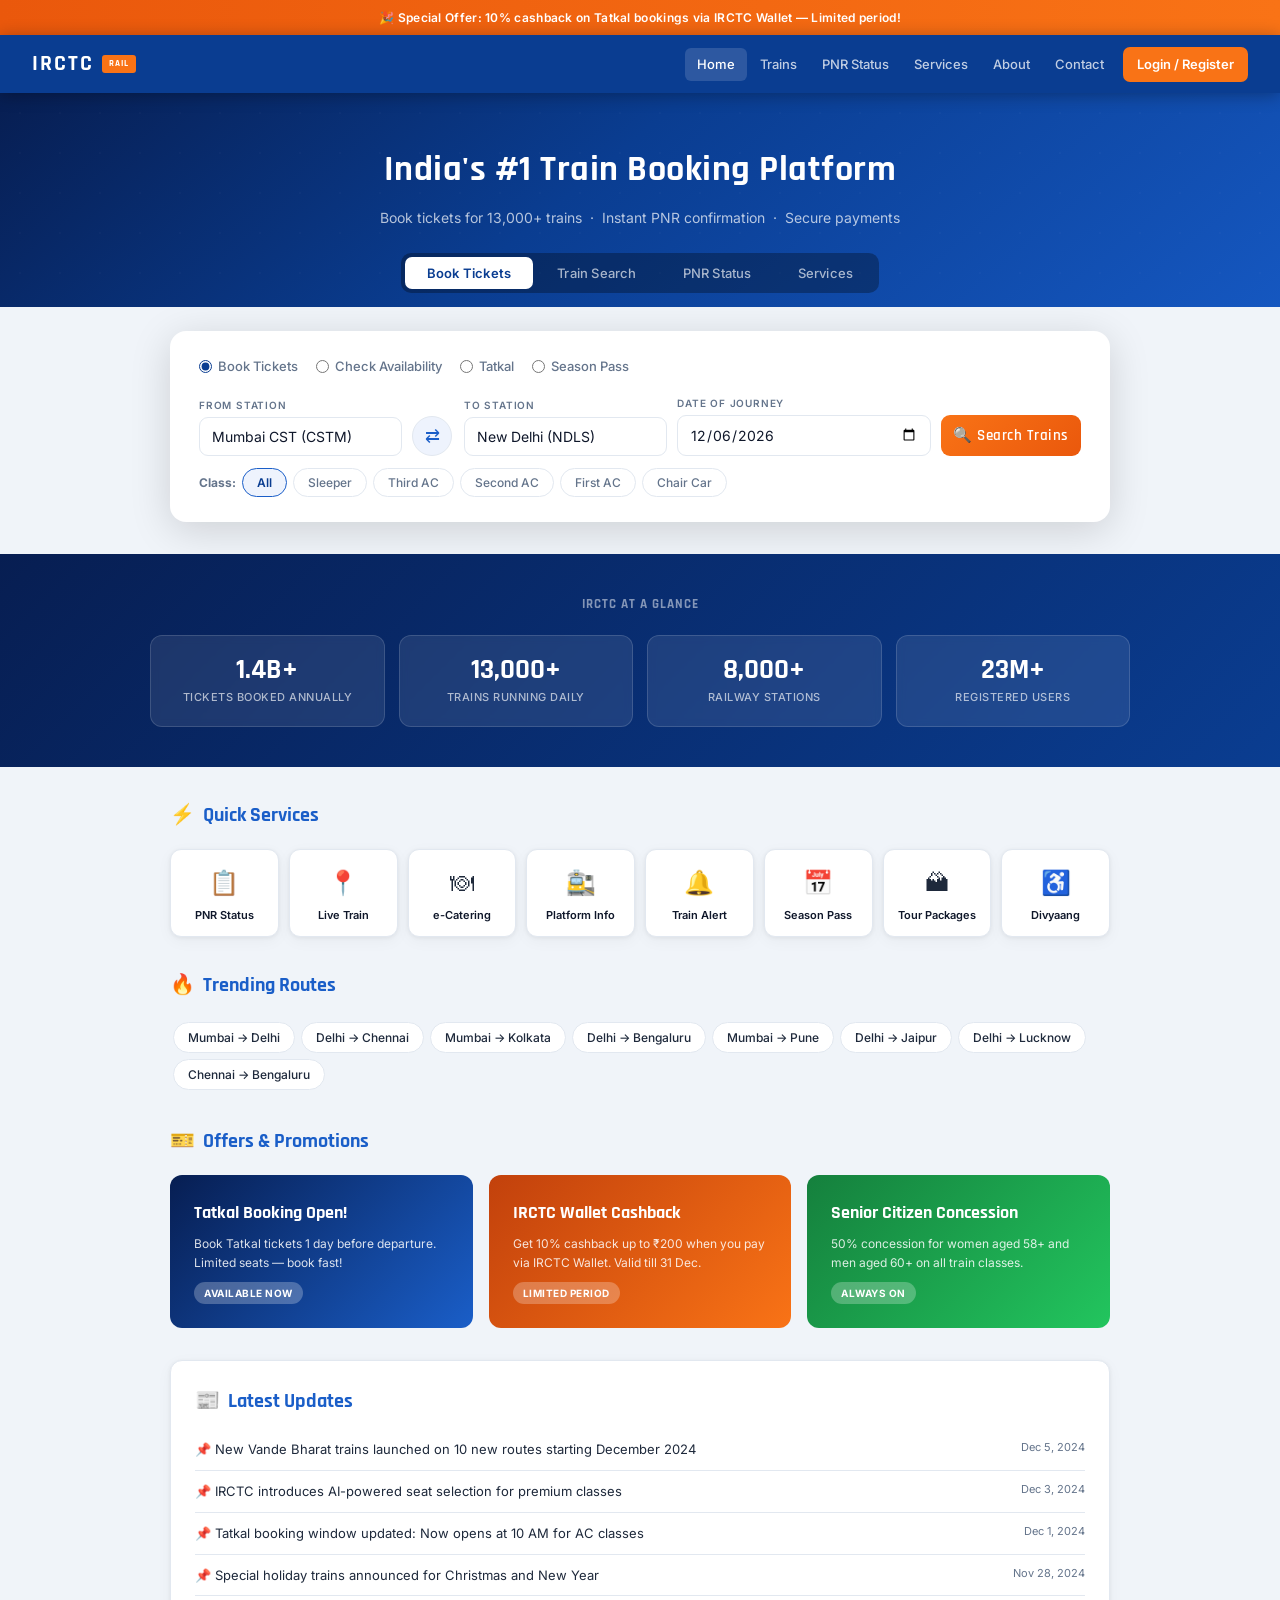
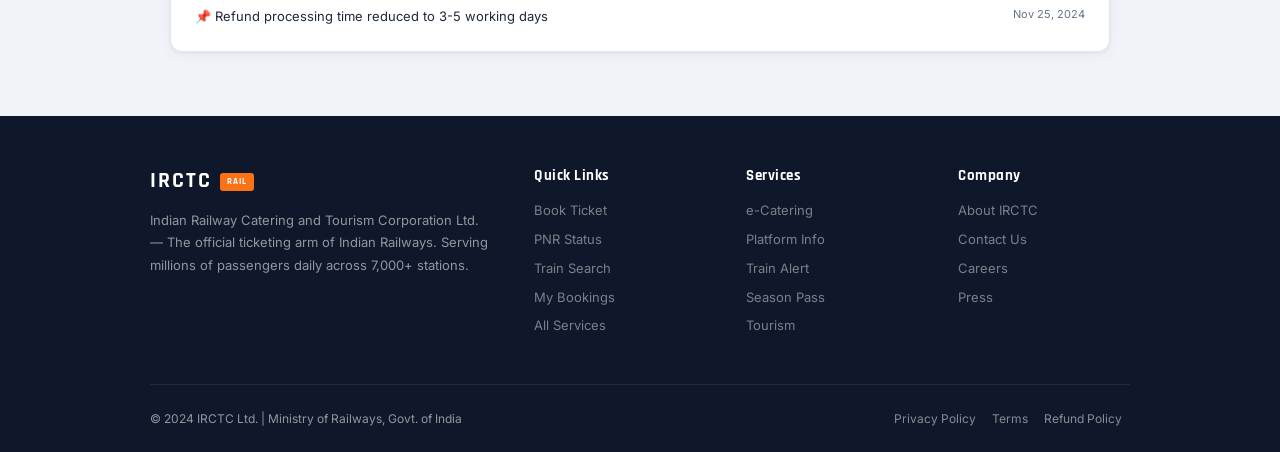
<file: frontend/index.html>
<!DOCTYPE html>
<html lang="en">
<head>
<meta charset="UTF-8">
<meta name="viewport" content="width=device-width,initial-scale=1.0">
<title>IRCTC — Book Train Tickets Online</title>
<link rel="stylesheet" href="shared.css">
<style>
.stats-strip{background:linear-gradient(135deg,#071e52,#0a3d91);padding:2.5rem 1rem}
.stat-glass{background:rgba(255,255,255,.09);border:1px solid rgba(255,255,255,.14);border-radius:12px;padding:1.25rem;text-align:center;backdrop-filter:blur(4px)}
.stat-num{font-family:'Rajdhani',sans-serif;font-size:28px;font-weight:700;color:#fff;line-height:1}
.stat-lbl{font-size:11px;color:rgba(255,255,255,.65);margin-top:5px;font-weight:500;text-transform:uppercase;letter-spacing:.5px}
.qcard{background:#fff;border:1px solid var(--border);border-radius:11px;padding:14px 8px;text-align:center;cursor:pointer;transition:.2s;box-shadow:var(--card-shadow)}
.qcard:hover{border-color:var(--blue2);box-shadow:0 4px 16px rgba(29,110,230,.12);transform:translateY(-2px)}
.qcard .qi{font-size:24px;margin-bottom:6px}
.qcard .qn{font-size:11px;font-weight:600;color:var(--dark);line-height:1.3}
.tpill{background:#fff;border:1px solid var(--border);border-radius:20px;padding:5px 14px;font-size:12px;cursor:pointer;transition:.15s;display:inline-block;margin:3px;font-weight:500}
.tpill:hover{border-color:var(--blue2);color:var(--blue2);background:var(--light)}
.news-item{display:flex;justify-content:space-between;align-items:flex-start;padding:10px 0;border-bottom:1px solid var(--border);gap:12px}
.news-item:last-child{border-bottom:none;padding-bottom:0}
.offer-card{border-radius:12px;padding:1.5rem;position:relative;overflow:hidden;cursor:pointer;transition:transform .2s,box-shadow .2s}
.offer-card:hover{transform:translateY(-3px);box-shadow:0 8px 28px rgba(0,0,0,.2)}
.offer-card h4{font-family:'Rajdhani',sans-serif;font-size:18px;font-weight:700;margin-bottom:6px}
.offer-card p{font-size:12px;opacity:.85;line-height:1.6}
.offer-tag{display:inline-block;padding:3px 10px;border-radius:20px;font-size:10px;font-weight:700;margin-top:10px;background:rgba(255,255,255,.25);color:#fff;text-transform:uppercase;letter-spacing:.5px}
.quick-grid{display:grid;grid-template-columns:repeat(8,1fr);gap:10px}
@media(max-width:700px){.quick-grid{grid-template-columns:repeat(4,1fr)}}
@media(max-width:400px){.quick-grid{grid-template-columns:repeat(2,1fr)}}
</style>
</head>
<body>

<div id="nav-placeholder"></div>

<div class="hero">
  <h1 class="hero-title">India's #1 Train Booking Platform</h1>
  <p class="hero-sub">Book tickets for 13,000+ trains &nbsp;·&nbsp; Instant PNR confirmation &nbsp;·&nbsp; Secure payments</p>
  <div class="tab-bar" style="margin-bottom:0">
    <button class="htab active" id="tab-book" onclick="switchTab('book',this)">Book Tickets</button>
    <button class="htab" id="tab-trains" onclick="switchTab('trains',this)">Train Search</button>
    <button class="htab" id="tab-pnr" onclick="switchTab('pnr',this)">PNR Status</button>
    <button class="htab" id="tab-services" onclick="switchTab('services',this)">Services</button>
  </div>
  <div style="height:14px"></div>
</div>

<div class="section" style="margin-top:1.5rem">
  <div id="sf-placeholder"></div>

  <div id="results-area" class="hidden">
    <div style="display:flex;justify-content:space-between;align-items:center;margin-bottom:10px;flex-wrap:wrap;gap:8px">
      <div class="sec-title" style="margin-bottom:0">&#128650; <span id="results-heading">Results</span></div>
      <div style="display:flex;gap:6px;flex-wrap:wrap;align-items:center">
        <span class="cchip sel" data-type="" onclick="filterTrains('',this)">All</span>
        <span class="cchip" data-type="RAJ" onclick="filterTrains('RAJ',this)">Rajdhani</span>
        <span class="cchip" data-type="SHT" onclick="filterTrains('SHT',this)">Shatabdi</span>
        <span class="cchip" data-type="DUR" onclick="filterTrains('DUR',this)">Duronto</span>
        <span class="cchip" data-type="MAIL" onclick="filterTrains('MAIL',this)">Mail</span>
        <select onchange="sortTrains(this.value)" style="border:1.5px solid var(--border);border-radius:7px;padding:5px 8px;font-size:12px;outline:none;background:#fff">
          <option value="dep">Sort: Departure</option>
          <option value="dur">Sort: Duration</option>
          <option value="arr">Sort: Arrival</option>
        </select>
      </div>
    </div>
    <div id="train-list"></div>
  </div>
</div>

<div class="stats-strip">
  <div style="max-width:980px;margin:0 auto">
    <div style="font-family:'Rajdhani',sans-serif;font-size:13px;font-weight:700;color:rgba(255,255,255,.5);text-align:center;margin-bottom:1.25rem;text-transform:uppercase;letter-spacing:1px">IRCTC AT A GLANCE</div>
    <div style="display:grid;grid-template-columns:repeat(4,1fr);gap:14px" id="stats-grid"></div>
  </div>
</div>

<div class="section">
  <div class="sec-title">&#9889; <span>Quick Services</span></div>
  <div class="quick-grid">
    <div class="qcard" onclick="window.location='pnr.html'"><div class="qi">&#128203;</div><div class="qn">PNR Status</div></div>
    <div class="qcard" onclick="window.location='services.html'"><div class="qi">&#128205;</div><div class="qn">Live Train</div></div>
    <div class="qcard" onclick="window.location='services.html'"><div class="qi">&#127869;</div><div class="qn">e-Catering</div></div>
    <div class="qcard" onclick="window.location='services.html'"><div class="qi">&#128649;</div><div class="qn">Platform Info</div></div>
    <div class="qcard" onclick="window.location='services.html'"><div class="qi">&#128276;</div><div class="qn">Train Alert</div></div>
    <div class="qcard" onclick="window.location='services.html'"><div class="qi">&#128197;</div><div class="qn">Season Pass</div></div>
    <div class="qcard" onclick="window.location='services.html'"><div class="qi">&#127956;</div><div class="qn">Tour Packages</div></div>
    <div class="qcard" onclick="window.location='services.html'"><div class="qi">&#9855;</div><div class="qn">Divyaang</div></div>
  </div>
</div>

<div class="section">
  <div class="sec-title">&#128293; <span>Trending Routes</span></div>
  <div id="trending-routes"></div>
</div>

<div class="section">
  <div class="sec-title">&#127915; <span>Offers &amp; Promotions</span></div>
  <div class="grid3">
    <div class="offer-card" style="background:linear-gradient(135deg,#071e52,#1a5ec8);color:#fff">
      <h4>Tatkal Booking Open!</h4>
      <p>Book Tatkal tickets 1 day before departure. Limited seats &mdash; book fast!</p>
      <span class="offer-tag">Available Now</span>
    </div>
    <div class="offer-card" style="background:linear-gradient(135deg,#c2410c,#f97316);color:#fff">
      <h4>IRCTC Wallet Cashback</h4>
      <p>Get 10% cashback up to &#8377;200 when you pay via IRCTC Wallet. Valid till 31 Dec.</p>
      <span class="offer-tag">Limited Period</span>
    </div>
    <div class="offer-card" style="background:linear-gradient(135deg,#15803d,#22c55e);color:#fff">
      <h4>Senior Citizen Concession</h4>
      <p>50% concession for women aged 58+ and men aged 60+ on all train classes.</p>
      <span class="offer-tag">Always On</span>
    </div>
  </div>
</div>

<div class="section">
  <div style="background:#fff;border-radius:12px;border:1px solid var(--border);padding:1.5rem;box-shadow:var(--card-shadow)">
    <div class="sec-title" style="margin-bottom:.75rem">&#128240; <span>Latest Updates</span></div>
    <div id="news-container"></div>
  </div>
</div>

<div id="footer-placeholder"></div>
<div id="modals-placeholder"></div>

<script src="shared.js"></script>
<script>
document.getElementById('nav-placeholder').innerHTML = navbar('home');
document.getElementById('footer-placeholder').innerHTML = footer();
document.getElementById('modals-placeholder').innerHTML = bookingModal() + loginModal();
document.getElementById('sf-placeholder').innerHTML = searchForm();

function switchTab(name, el) {
  document.querySelectorAll('.htab').forEach(function(t){t.classList.remove('active');});
  el.classList.add('active');
  if (name === 'trains') { window.location = 'trains.html'; return; }
  if (name === 'pnr')    { window.location = 'pnr.html'; return; }
  if (name === 'services') { window.location = 'services.html'; return; }
}

var statsData = [
  ['1.4B+','Tickets Booked Annually'],
  ['13,000+','Trains Running Daily'],
  ['8,000+','Railway Stations'],
  ['23M+','Registered Users']
];
var sg = document.getElementById('stats-grid');
for (var i = 0; i < statsData.length; i++) {
  var d = document.createElement('div');
  d.className = 'stat-glass';
  d.innerHTML = '<div class="stat-num">' + statsData[i][0] + '</div><div class="stat-lbl">' + statsData[i][1] + '</div>';
  sg.appendChild(d);
}

var routes = [
  ['Mumbai CST (CSTM)','New Delhi (NDLS)','Mumbai \u2192 Delhi'],
  ['New Delhi (NDLS)','Chennai Central (MAS)','Delhi \u2192 Chennai'],
  ['Mumbai CST (CSTM)','Howrah Junction (HWH)','Mumbai \u2192 Kolkata'],
  ['New Delhi (NDLS)','KSR Bengaluru City (SBC)','Delhi \u2192 Bengaluru'],
  ['Mumbai CST (CSTM)','Pune Junction (PUNE)','Mumbai \u2192 Pune'],
  ['New Delhi (NDLS)','Jaipur Junction (JP)','Delhi \u2192 Jaipur'],
  ['New Delhi (NDLS)','Lucknow Charbagh (LKO)','Delhi \u2192 Lucknow'],
  ['Chennai Central (MAS)','KSR Bengaluru City (SBC)','Chennai \u2192 Bengaluru']
];
var trendDiv = document.getElementById('trending-routes');
for (var ri = 0; ri < routes.length; ri++) {
  (function(r) {
    var span = document.createElement('span');
    span.className = 'tpill';
    span.textContent = r[2];
    span.onclick = function() {
      document.getElementById('src').value = r[0];
      document.getElementById('dst').value = r[1];
      window.scrollTo({top:0,behavior:'smooth'});
    };
    trendDiv.appendChild(span);
  })(routes[ri]);
}

var news = [
  ['New Vande Bharat trains launched on 10 new routes starting December 2024','Dec 5, 2024'],
  ['IRCTC introduces AI-powered seat selection for premium classes','Dec 3, 2024'],
  ['Tatkal booking window updated: Now opens at 10 AM for AC classes','Dec 1, 2024'],
  ['Special holiday trains announced for Christmas and New Year','Nov 28, 2024'],
  ['Refund processing time reduced to 3-5 working days','Nov 25, 2024']
];
var nc = document.getElementById('news-container');
for (var ni = 0; ni < news.length; ni++) {
  var div = document.createElement('div');
  div.className = 'news-item';
  div.innerHTML = '<div style="font-size:13px;color:var(--text)">&#128204; ' + news[ni][0] + '</div>'
    + '<span style="font-size:11px;color:var(--muted);white-space:nowrap">' + news[ni][1] + '</span>';
  nc.appendChild(div);
}

var allTrains = TRAINS.slice(), currentSrc = '', currentDst = '', currentDt = '';

function doSearch() {
  currentSrc = document.getElementById('src').value;
  currentDst = document.getElementById('dst').value;
  currentDt = document.getElementById('jdate').value;
  allTrains = TRAINS.slice();
  var dateStr = currentDt ? new Date(currentDt + 'T00:00:00').toLocaleDateString('en-IN',{weekday:'short',day:'numeric',month:'short',year:'numeric'}) : '';
  document.getElementById('results-area').classList.remove('hidden');
  document.getElementById('results-heading').textContent = allTrains.length + ' trains \u2014 ' + currentSrc.split('(')[0].trim() + ' \u2192 ' + currentDst.split('(')[0].trim();
  renderResults(dateStr);
  document.getElementById('results-area').scrollIntoView({behavior:'smooth',block:'start'});
}

function renderResults(dateStr) {
  var html = '';
  for (var i = 0; i < allTrains.length; i++) {
    html += renderTrainCard(allTrains[i], currentSrc, currentDst, dateStr);
  }
  document.getElementById('train-list').innerHTML = html;
}

function filterTrains(type, el) {
  document.querySelectorAll('[data-type]').forEach(function(c){c.classList.remove('sel');});
  el.classList.add('sel');
  allTrains = type ? TRAINS.filter(function(t){return t.type===type;}) : TRAINS.slice();
  var dateStr = currentDt ? new Date(currentDt+'T00:00:00').toLocaleDateString('en-IN',{weekday:'short',day:'numeric',month:'short',year:'numeric'}) : '';
  renderResults(dateStr);
}

function sortTrains(by) {
  allTrains.sort(function(a,b){
    return (by==='dep'?a.dep:by==='arr'?a.arr:a.dur).localeCompare(by==='dep'?b.dep:by==='arr'?b.arr:b.dur);
  });
  var dateStr = currentDt ? new Date(currentDt+'T00:00:00').toLocaleDateString('en-IN',{weekday:'short',day:'numeric',month:'short',year:'numeric'}) : '';
  renderResults(dateStr);
}
</script>
</body>
</html>
</file>
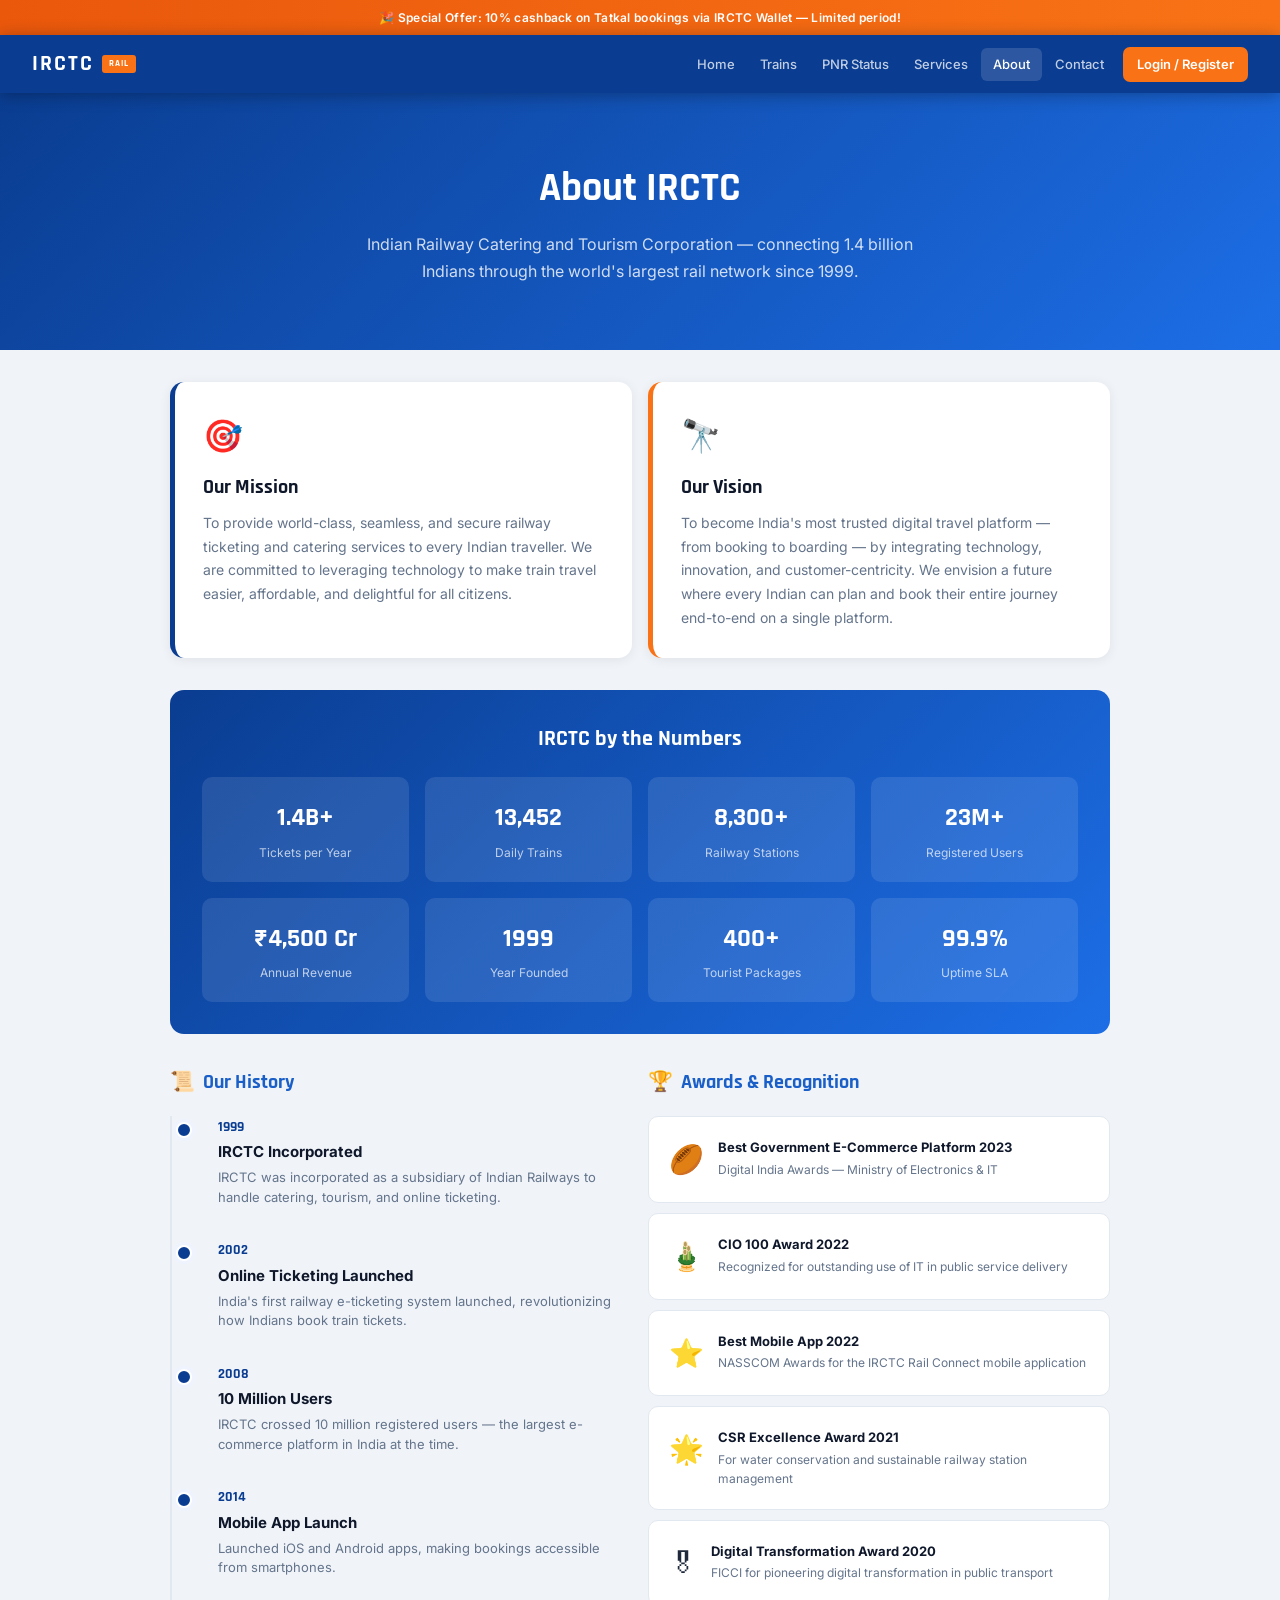
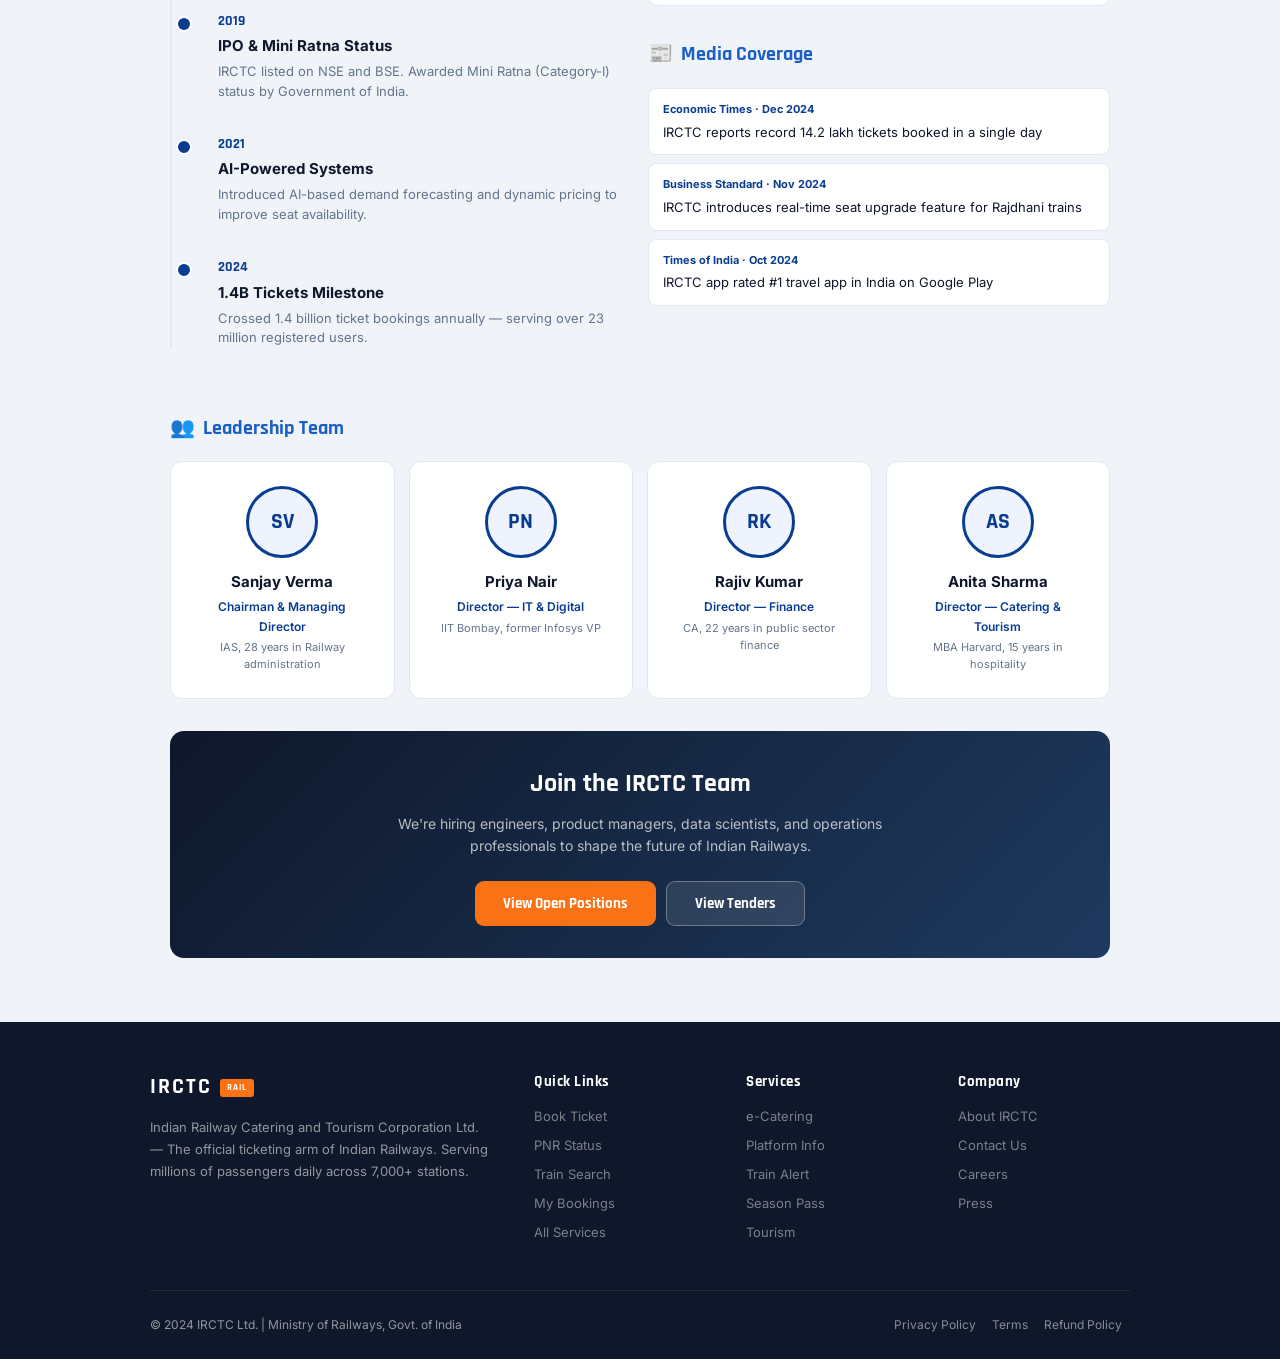
<file: frontend/about.html>
<!DOCTYPE html>
<html lang="en">
<head>
<meta charset="UTF-8">
<meta name="viewport" content="width=device-width,initial-scale=1.0">
<title>About Us — IRCTC</title>
<link rel="stylesheet" href="shared.css">
<style>
.hero-about{background:linear-gradient(135deg,#0a3d91,#1d6ee6);color:#fff;padding:4rem 2rem;text-align:center}
.mission-card{background:#fff;border-radius:14px;border-left:5px solid var(--blue);padding:1.75rem;box-shadow:0 2px 12px rgba(0,0,0,.07)}
.timeline{position:relative;padding-left:2rem}
.timeline::before{content:'';position:absolute;left:0;top:0;bottom:0;width:2px;background:var(--border)}
.tl-item{position:relative;margin-bottom:2rem;padding-left:1rem}
.tl-item::before{content:'';position:absolute;left:-1.6rem;top:6px;width:12px;height:12px;border-radius:50%;background:var(--blue);border:2px solid #fff;box-shadow:0 0 0 3px var(--light)}
.tl-year{font-family:'Rajdhani',sans-serif;font-size:14px;font-weight:700;color:var(--blue);margin-bottom:2px}
.tl-title{font-weight:700;font-size:15px;color:var(--dark);margin-bottom:4px}
.tl-desc{font-size:13px;color:var(--muted);line-height:1.5}
.leader-card{background:#fff;border:1px solid var(--border);border-radius:12px;padding:1.5rem;text-align:center}
.leader-avatar{width:72px;height:72px;border-radius:50%;background:var(--light);display:flex;align-items:center;justify-content:center;font-family:'Rajdhani',sans-serif;font-size:22px;font-weight:700;color:var(--blue);margin:0 auto 12px;border:3px solid var(--blue)}
.award-card{background:#fff;border:1px solid var(--border);border-radius:10px;padding:1.25rem;display:flex;gap:14px;align-items:flex-start}
.stat-box{background:rgba(255,255,255,.1);border-radius:10px;padding:1.25rem;text-align:center}
</style>
</head>
<body>

<div id="nav-placeholder"></div>

<div class="hero-about">
  <h1 style="font-family:'Rajdhani',sans-serif;font-size:40px;font-weight:700;margin-bottom:10px">About IRCTC</h1>
  <p style="font-size:16px;opacity:.8;max-width:600px;margin:0 auto;line-height:1.7">Indian Railway Catering and Tourism Corporation &mdash; connecting 1.4 billion Indians through the world's largest rail network since 1999.</p>
</div>

<div class="section">

  <div class="grid2" style="margin-bottom:2rem">
    <div class="mission-card">
      <div style="font-size:32px;margin-bottom:10px">&#127919;</div>
      <div style="font-family:'Rajdhani',sans-serif;font-size:20px;font-weight:700;color:var(--dark);margin-bottom:8px">Our Mission</div>
      <p style="font-size:14px;color:var(--muted);line-height:1.7">To provide world-class, seamless, and secure railway ticketing and catering services to every Indian traveller. We are committed to leveraging technology to make train travel easier, affordable, and delightful for all citizens.</p>
    </div>
    <div class="mission-card" style="border-left-color:var(--orange)">
      <div style="font-size:32px;margin-bottom:10px">&#128301;</div>
      <div style="font-family:'Rajdhani',sans-serif;font-size:20px;font-weight:700;color:var(--dark);margin-bottom:8px">Our Vision</div>
      <p style="font-size:14px;color:var(--muted);line-height:1.7">To become India's most trusted digital travel platform &mdash; from booking to boarding &mdash; by integrating technology, innovation, and customer-centricity. We envision a future where every Indian can plan and book their entire journey end-to-end on a single platform.</p>
    </div>
  </div>

  <div style="background:linear-gradient(135deg,#0a3d91,#1d6ee6);border-radius:14px;padding:2rem;margin-bottom:2rem">
    <div style="font-family:'Rajdhani',sans-serif;font-size:22px;font-weight:700;color:#fff;margin-bottom:1.25rem;text-align:center">IRCTC by the Numbers</div>
    <div id="stats-grid" style="display:grid;grid-template-columns:repeat(4,1fr);gap:16px"></div>
  </div>

  <div class="grid2" style="margin-bottom:2rem">
    <div>
      <div class="sec-title">&#128220; <span>Our History</span></div>
      <div class="timeline" id="timeline-container"></div>
    </div>
    <div>
      <div class="sec-title">&#127942; <span>Awards &amp; Recognition</span></div>
      <div id="awards-container" style="display:flex;flex-direction:column;gap:10px;margin-bottom:2rem"></div>
      <div class="sec-title" id="press">&#128240; <span>Media Coverage</span></div>
      <div id="press-container" style="display:flex;flex-direction:column;gap:8px"></div>
    </div>
  </div>

  <div class="sec-title">&#128101; <span>Leadership Team</span></div>
  <div class="grid4" id="leadership-grid" style="margin-bottom:2rem"></div>

  <div style="background:linear-gradient(135deg,#0f172a,#1e3a5f);border-radius:14px;padding:2rem;text-align:center;margin-bottom:2rem" id="careers">
    <div style="font-family:'Rajdhani',sans-serif;font-size:26px;font-weight:700;color:#fff;margin-bottom:8px">Join the IRCTC Team</div>
    <p style="color:rgba(255,255,255,.7);font-size:14px;margin-bottom:1.5rem;max-width:500px;margin-left:auto;margin-right:auto">We're hiring engineers, product managers, data scientists, and operations professionals to shape the future of Indian Railways.</p>
    <div style="display:flex;gap:10px;justify-content:center;flex-wrap:wrap">
      <button onclick="alert('Visit careers.irctc.co.in for current openings')" style="background:var(--orange);color:#fff;border:none;padding:12px 28px;border-radius:9px;font-size:15px;font-weight:700;cursor:pointer;font-family:'Rajdhani',sans-serif">View Open Positions</button>
      <button onclick="alert('Tenders listed on irctc.co.in/tenders')" id="tenders" style="background:rgba(255,255,255,.1);color:#fff;border:1px solid rgba(255,255,255,.3);padding:12px 28px;border-radius:9px;font-size:15px;font-weight:700;cursor:pointer;font-family:'Rajdhani',sans-serif">View Tenders</button>
    </div>
  </div>

</div>

<div id="footer-placeholder"></div>
<div id="modals-placeholder"></div>

<script src="shared.js"></script>
<script>
document.getElementById('nav-placeholder').innerHTML = navbar('about');
document.getElementById('footer-placeholder').innerHTML = footer();
document.getElementById('modals-placeholder').innerHTML = loginModal();

var stats = [
  ['1.4B+','Tickets per Year'],
  ['13,452','Daily Trains'],
  ['8,300+','Railway Stations'],
  ['23M+','Registered Users'],
  ['&#8377;4,500 Cr','Annual Revenue'],
  ['1999','Year Founded'],
  ['400+','Tourist Packages'],
  ['99.9%','Uptime SLA']
];
var statsGrid = document.getElementById('stats-grid');
for (var i = 0; i < stats.length; i++) {
  var div = document.createElement('div');
  div.className = 'stat-box';
  div.innerHTML = '<div style="font-family:\'Rajdhani\',sans-serif;font-size:26px;font-weight:700;color:#fff">' + stats[i][0] + '</div>'
    + '<div style="font-size:12px;color:rgba(255,255,255,.7);margin-top:4px">' + stats[i][1] + '</div>';
  statsGrid.appendChild(div);
}

var timeline = [
  ['1999','IRCTC Incorporated','IRCTC was incorporated as a subsidiary of Indian Railways to handle catering, tourism, and online ticketing.'],
  ['2002','Online Ticketing Launched','India\'s first railway e-ticketing system launched, revolutionizing how Indians book train tickets.'],
  ['2008','10 Million Users','IRCTC crossed 10 million registered users &mdash; the largest e-commerce platform in India at the time.'],
  ['2014','Mobile App Launch','Launched iOS and Android apps, making bookings accessible from smartphones.'],
  ['2019','IPO &amp; Mini Ratna Status','IRCTC listed on NSE and BSE. Awarded Mini Ratna (Category-I) status by Government of India.'],
  ['2021','AI-Powered Systems','Introduced AI-based demand forecasting and dynamic pricing to improve seat availability.'],
  ['2024','1.4B Tickets Milestone','Crossed 1.4 billion ticket bookings annually &mdash; serving over 23 million registered users.']
];
var tlContainer = document.getElementById('timeline-container');
for (var j = 0; j < timeline.length; j++) {
  var tl = document.createElement('div');
  tl.className = 'tl-item';
  tl.innerHTML = '<div class="tl-year">' + timeline[j][0] + '</div>'
    + '<div class="tl-title">' + timeline[j][1] + '</div>'
    + '<div class="tl-desc">' + timeline[j][2] + '</div>';
  tlContainer.appendChild(tl);
}

var awards = [
  ['&#127945;','Best Government E-Commerce Platform 2023','Digital India Awards &mdash; Ministry of Electronics &amp; IT'],
  ['&#127885;','CIO 100 Award 2022','Recognized for outstanding use of IT in public service delivery'],
  ['&#11088;','Best Mobile App 2022','NASSCOM Awards for the IRCTC Rail Connect mobile application'],
  ['&#127775;','CSR Excellence Award 2021','For water conservation and sustainable railway station management'],
  ['&#127894;','Digital Transformation Award 2020','FICCI for pioneering digital transformation in public transport']
];
var awardsContainer = document.getElementById('awards-container');
for (var k = 0; k < awards.length; k++) {
  var aw = document.createElement('div');
  aw.className = 'award-card';
  aw.innerHTML = '<div style="font-size:28px">' + awards[k][0] + '</div>'
    + '<div><div style="font-weight:700;font-size:13px;color:var(--dark);margin-bottom:2px">' + awards[k][1] + '</div>'
    + '<div style="font-size:12px;color:var(--muted)">' + awards[k][2] + '</div></div>';
  awardsContainer.appendChild(aw);
}

var press = [
  ['Economic Times','IRCTC reports record 14.2 lakh tickets booked in a single day','Dec 2024'],
  ['Business Standard','IRCTC introduces real-time seat upgrade feature for Rajdhani trains','Nov 2024'],
  ['Times of India','IRCTC app rated #1 travel app in India on Google Play','Oct 2024']
];
var pressContainer = document.getElementById('press-container');
for (var m = 0; m < press.length; m++) {
  var pr = document.createElement('div');
  pr.style.cssText = 'background:#fff;border:1px solid var(--border);border-radius:8px;padding:12px 14px';
  pr.innerHTML = '<div style="font-size:11px;font-weight:700;color:var(--blue);margin-bottom:3px">' + press[m][0] + ' &middot; ' + press[m][2] + '</div>'
    + '<div style="font-size:13px;color:var(--dark)">' + press[m][1] + '</div>';
  pressContainer.appendChild(pr);
}

var leaders = [
  ['SV','Sanjay Verma','Chairman &amp; Managing Director','IAS, 28 years in Railway administration'],
  ['PN','Priya Nair','Director &mdash; IT &amp; Digital','IIT Bombay, former Infosys VP'],
  ['RK','Rajiv Kumar','Director &mdash; Finance','CA, 22 years in public sector finance'],
  ['AS','Anita Sharma','Director &mdash; Catering &amp; Tourism','MBA Harvard, 15 years in hospitality']
];
var leaderGrid = document.getElementById('leadership-grid');
for (var n2 = 0; n2 < leaders.length; n2++) {
  var ld = document.createElement('div');
  ld.className = 'leader-card';
  ld.innerHTML = '<div class="leader-avatar">' + leaders[n2][0] + '</div>'
    + '<div style="font-weight:700;font-size:15px;color:var(--dark)">' + leaders[n2][1] + '</div>'
    + '<div style="font-size:12px;color:var(--blue);font-weight:600;margin:3px 0">' + leaders[n2][2] + '</div>'
    + '<div style="font-size:11px;color:var(--muted)">' + leaders[n2][3] + '</div>';
  leaderGrid.appendChild(ld);
}
</script>
</body>
</html>
</file>
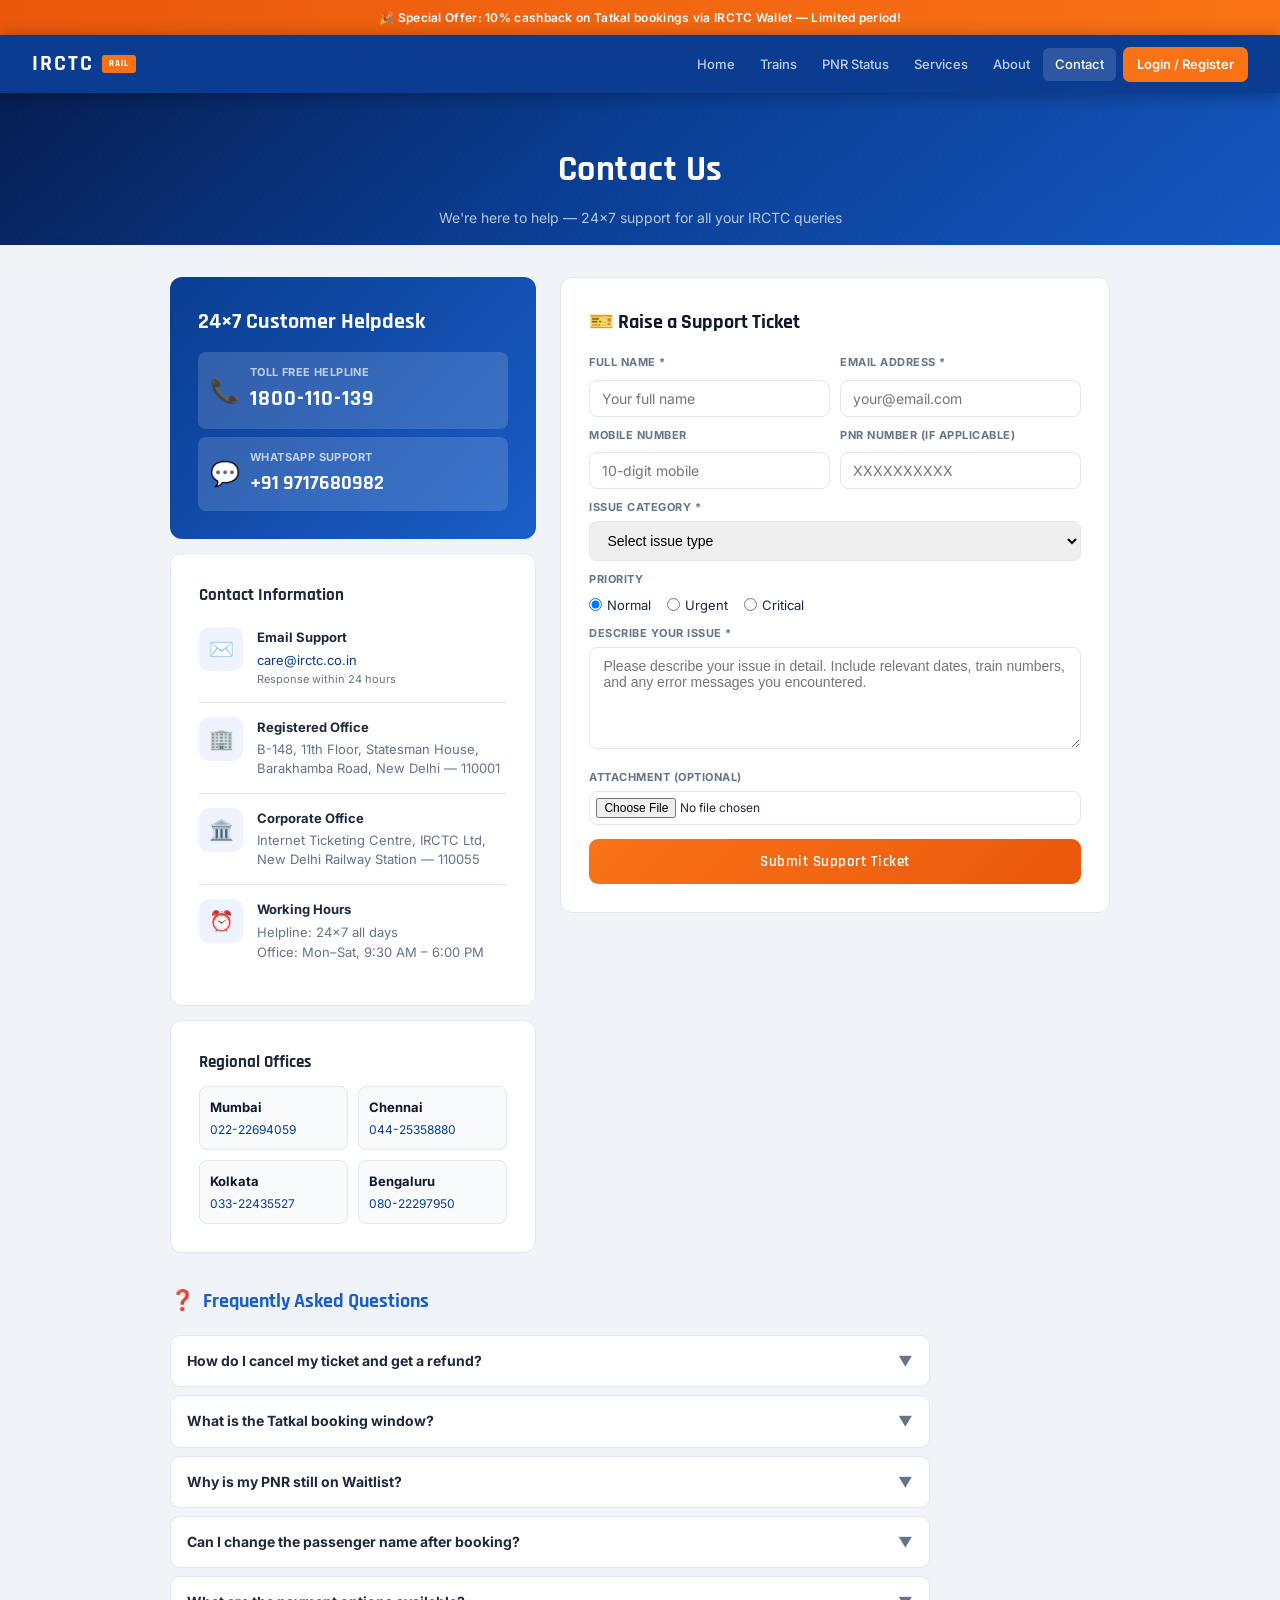
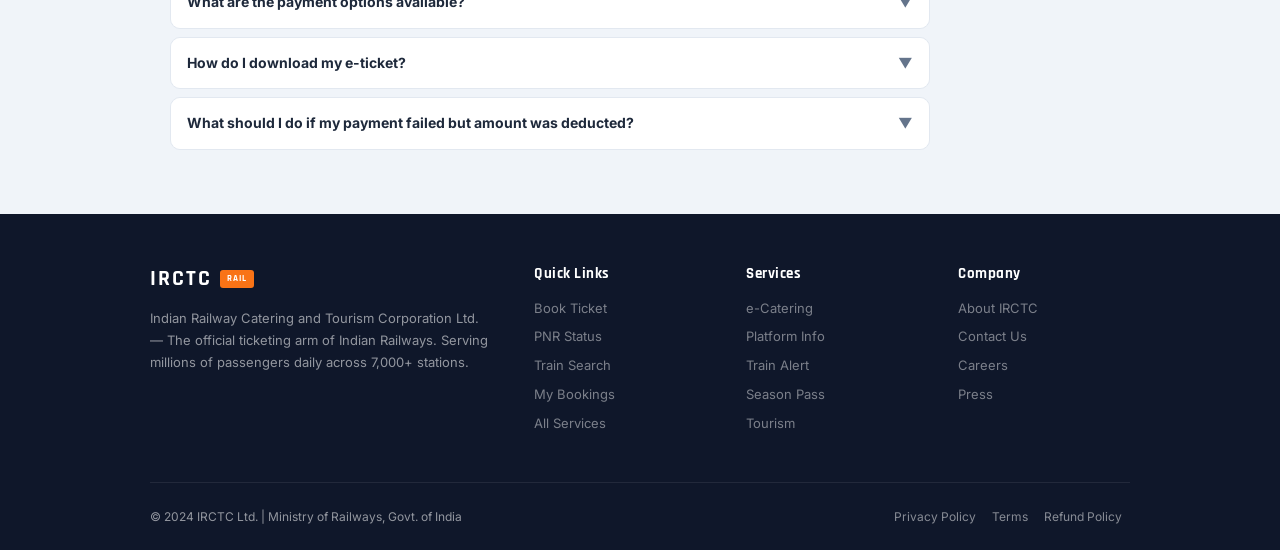
<file: frontend/contact.html>
<!DOCTYPE html>
<html lang="en">
<head>
<meta charset="UTF-8">
<meta name="viewport" content="width=device-width,initial-scale=1.0">
<title>Contact Us — IRCTC</title>
<link rel="stylesheet" href="shared.css">
<style>
.contact-card{background:#fff;border-radius:12px;border:1px solid var(--border);padding:1.75rem}
.cinfo-item{display:flex;gap:14px;align-items:flex-start;padding:14px 0;border-bottom:1px solid var(--border)}
.cinfo-icon{width:44px;height:44px;border-radius:10px;background:var(--light);display:flex;align-items:center;justify-content:center;font-size:20px;flex-shrink:0}
.helpdesk-card{background:linear-gradient(135deg,var(--blue),var(--blue2));color:#fff;border-radius:12px;padding:1.75rem}
.faq-item{border:1px solid var(--border);border-radius:10px;overflow:hidden;margin-bottom:8px}
.faq-q{padding:14px 16px;font-weight:700;font-size:14px;cursor:pointer;display:flex;justify-content:space-between;align-items:center;background:#fff;transition:background .15s;user-select:none}
.faq-q:hover{background:#f8fafc}
.faq-a{padding:12px 16px;font-size:13px;color:var(--muted);background:#f8fafc;border-top:1px solid var(--border);line-height:1.6;display:none}
.reg-grid{display:grid;grid-template-columns:1fr 1fr;gap:10px}
</style>
</head>
<body>

<div id="nav-placeholder"></div>

<div class="hero" style="padding-bottom:16px">
  <h1 class="hero-title">Contact Us</h1>
  <p class="hero-sub">We're here to help — 24×7 support for all your IRCTC queries</p>
</div>

<div class="section">
  <div style="display:grid;grid-template-columns:1fr 1.5fr;gap:24px;margin-bottom:2rem">

    <!-- LEFT: CONTACT INFO -->
    <div>
      <div class="helpdesk-card" style="margin-bottom:14px">
        <div style="font-family:'Rajdhani',sans-serif;font-size:22px;font-weight:700;margin-bottom:12px">24×7 Customer Helpdesk</div>
        <div style="display:flex;align-items:center;gap:10px;background:rgba(255,255,255,.15);border-radius:8px;padding:12px;margin-bottom:8px">
          <span style="font-size:24px">📞</span>
          <div>
            <div style="font-size:11px;opacity:.7;font-weight:700;text-transform:uppercase;letter-spacing:.4px">Toll Free Helpline</div>
            <div style="font-family:'Rajdhani',sans-serif;font-size:22px;font-weight:700;letter-spacing:1px">1800-110-139</div>
          </div>
        </div>
        <div style="display:flex;align-items:center;gap:10px;background:rgba(255,255,255,.15);border-radius:8px;padding:12px">
          <span style="font-size:24px">💬</span>
          <div>
            <div style="font-size:11px;opacity:.7;font-weight:700;text-transform:uppercase;letter-spacing:.4px">WhatsApp Support</div>
            <div style="font-family:'Rajdhani',sans-serif;font-size:20px;font-weight:700">+91 9717680982</div>
          </div>
        </div>
      </div>

      <div class="contact-card" style="margin-bottom:14px">
        <div style="font-family:'Rajdhani',sans-serif;font-size:17px;font-weight:700;margin-bottom:4px">Contact Information</div>
        <div class="cinfo-item">
          <div class="cinfo-icon">✉️</div>
          <div>
            <div style="font-weight:700;font-size:13px;margin-bottom:2px">Email Support</div>
            <div style="font-size:13px;color:var(--blue)">care@irctc.co.in</div>
            <div style="font-size:11px;color:var(--muted)">Response within 24 hours</div>
          </div>
        </div>
        <div class="cinfo-item">
          <div class="cinfo-icon">🏢</div>
          <div>
            <div style="font-weight:700;font-size:13px;margin-bottom:2px">Registered Office</div>
            <div style="font-size:13px;color:var(--muted);line-height:1.5">B-148, 11th Floor, Statesman House,<br>Barakhamba Road, New Delhi — 110001</div>
          </div>
        </div>
        <div class="cinfo-item">
          <div class="cinfo-icon">🏛️</div>
          <div>
            <div style="font-weight:700;font-size:13px;margin-bottom:2px">Corporate Office</div>
            <div style="font-size:13px;color:var(--muted);line-height:1.5">Internet Ticketing Centre, IRCTC Ltd,<br>New Delhi Railway Station — 110055</div>
          </div>
        </div>
        <div class="cinfo-item" style="border:none">
          <div class="cinfo-icon">⏰</div>
          <div>
            <div style="font-weight:700;font-size:13px;margin-bottom:2px">Working Hours</div>
            <div style="font-size:13px;color:var(--muted)">Helpline: 24×7 all days<br>Office: Mon–Sat, 9:30 AM – 6:00 PM</div>
          </div>
        </div>
      </div>

      <div class="contact-card">
        <div style="font-family:'Rajdhani',sans-serif;font-size:17px;font-weight:700;margin-bottom:10px">Regional Offices</div>
        <div id="regional-offices" class="reg-grid"></div>
      </div>
    </div>

    <!-- RIGHT: SUPPORT TICKET FORM -->
    <div>
      <div class="contact-card">
        <div style="font-family:'Rajdhani',sans-serif;font-size:20px;font-weight:700;color:var(--dark);margin-bottom:16px">🎫 Raise a Support Ticket</div>
        <div class="frow" style="margin-bottom:10px">
          <div class="fgrp"><label style="font-size:11px;font-weight:700;color:var(--muted);text-transform:uppercase;letter-spacing:.5px;display:block;margin-bottom:4px">Full Name *</label><input type="text" placeholder="Your full name"></div>
          <div class="fgrp"><label style="font-size:11px;font-weight:700;color:var(--muted);text-transform:uppercase;letter-spacing:.5px;display:block;margin-bottom:4px">Email Address *</label><input type="email" placeholder="your@email.com"></div>
        </div>
        <div class="frow" style="margin-bottom:10px">
          <div class="fgrp"><label style="font-size:11px;font-weight:700;color:var(--muted);text-transform:uppercase;letter-spacing:.5px;display:block;margin-bottom:4px">Mobile Number</label><input type="tel" placeholder="10-digit mobile"></div>
          <div class="fgrp"><label style="font-size:11px;font-weight:700;color:var(--muted);text-transform:uppercase;letter-spacing:.5px;display:block;margin-bottom:4px">PNR Number (if applicable)</label><input type="text" placeholder="XXXXXXXXXX"></div>
        </div>
        <div style="margin-bottom:10px">
          <label style="font-size:11px;font-weight:700;color:var(--muted);text-transform:uppercase;letter-spacing:.5px;display:block;margin-bottom:4px">Issue Category *</label>
          <select style="border:1.5px solid var(--border);border-radius:8px;padding:10px 13px;font-size:14px;font-family:'Noto Sans',sans-serif;outline:none;width:100%">
            <option value="">Select issue type</option>
            <option>Booking / Ticketing Issue</option>
            <option>Cancellation &amp; Refund</option>
            <option>PNR Status / Waitlist</option>
            <option>e-Catering Complaint</option>
            <option>Payment / Transaction Issue</option>
            <option>Account / Login Issue</option>
            <option>Train Delay / Cancellation</option>
            <option>Other</option>
          </select>
        </div>
        <div style="margin-bottom:10px">
          <label style="font-size:11px;font-weight:700;color:var(--muted);text-transform:uppercase;letter-spacing:.5px;display:block;margin-bottom:6px">Priority</label>
          <div style="display:flex;gap:16px">
            <label style="display:flex;align-items:center;gap:5px;font-size:13px;cursor:pointer"><input type="radio" name="pri" checked> Normal</label>
            <label style="display:flex;align-items:center;gap:5px;font-size:13px;cursor:pointer"><input type="radio" name="pri"> Urgent</label>
            <label style="display:flex;align-items:center;gap:5px;font-size:13px;cursor:pointer"><input type="radio" name="pri"> Critical</label>
          </div>
        </div>
        <div style="margin-bottom:14px">
          <label style="font-size:11px;font-weight:700;color:var(--muted);text-transform:uppercase;letter-spacing:.5px;display:block;margin-bottom:4px">Describe Your Issue *</label>
          <textarea rows="5" style="border:1.5px solid var(--border);border-radius:8px;padding:10px 13px;font-size:14px;font-family:'Noto Sans',sans-serif;outline:none;width:100%;resize:vertical" placeholder="Please describe your issue in detail. Include relevant dates, train numbers, and any error messages you encountered."></textarea>
        </div>
        <div style="margin-bottom:14px">
          <label style="font-size:11px;font-weight:700;color:var(--muted);text-transform:uppercase;letter-spacing:.5px;display:block;margin-bottom:4px">Attachment (optional)</label>
          <input type="file" style="font-size:12px;padding:6px;border:1.5px solid var(--border);border-radius:8px;width:100%">
        </div>
        <button onclick="submitTicket()" class="btn-orange-full" style="margin-top:0">Submit Support Ticket</button>
        <div id="ticket-success" class="hidden" style="margin-top:14px;background:#dcfce7;border:1px solid #86efac;border-radius:8px;padding:12px 14px;font-size:13px;color:#166534;font-weight:600">
          ✅ Ticket submitted successfully! You will receive a confirmation email with your ticket ID within 5 minutes. Our team will respond within 4 working hours.
        </div>
      </div>
    </div>
  </div>

  <!-- FAQ -->
  <div class="sec-title">❓ <span>Frequently Asked Questions</span></div>
  <div id="faq-container" style="max-width:760px"></div>
</div>

<div id="footer-placeholder"></div>
<div id="modals-placeholder"></div>

<script src="shared.js"></script>
<script>
document.getElementById('nav-placeholder').innerHTML = navbar('contact');
document.getElementById('footer-placeholder').innerHTML = footer();
document.getElementById('modals-placeholder').innerHTML = loginModal();

// ---- REGIONAL OFFICES ----
var offices = [
  ['Mumbai','022-22694059'],
  ['Chennai','044-25358880'],
  ['Kolkata','033-22435527'],
  ['Bengaluru','080-22297950']
];
var officesDiv = document.getElementById('regional-offices');
offices.forEach(function(o) {
  var div = document.createElement('div');
  div.style.cssText = 'background:#f8fafc;border-radius:8px;padding:10px;border:1px solid var(--border)';
  div.innerHTML = '<div style="font-weight:700;font-size:13px;color:var(--dark)">' + o[0] + '</div>'
    + '<div style="font-size:12px;color:var(--blue);margin-top:2px">' + o[1] + '</div>';
  officesDiv.appendChild(div);
});

// ---- FAQ ----
var faqs = [
  ['How do I cancel my ticket and get a refund?',
   'You can cancel your ticket up to 4 hours before departure for regular quota, or before chart preparation for Tatkal. Log in to your account, go to My Bookings, select the booking, and click Cancel. Refunds are processed to your original payment method within 5-7 working days.'],
  ['What is the Tatkal booking window?',
   'Tatkal booking opens 1 day before the date of journey at 10:00 AM for AC classes and 11:00 AM for Non-AC classes. Premium Tatkal has no waitlisting.'],
  ['Why is my PNR still on Waitlist?',
   "Waitlist tickets get confirmed as people cancel their confirmed bookings. If your ticket doesn't get confirmed before chart preparation (usually 4-6 hours before departure), it will be automatically cancelled and you'll receive a full refund."],
  ['Can I change the passenger name after booking?',
   'Passenger names cannot be changed after booking. However, in some cases, one passenger can be substituted. Contact our helpline at 1800-110-139 for such requests.'],
  ['What are the payment options available?',
   'IRCTC accepts UPI (GPay, PhonePe, Paytm, BHIM), Net Banking (all major banks), Debit/Credit Cards (Visa, Mastercard, RuPay, Amex), IRCTC Wallet, and Pay Later options.'],
  ['How do I download my e-ticket?',
   'After booking, your e-ticket is emailed to your registered email. You can also download it from My Bookings in the IRCTC app or website. The e-ticket is a valid travel document on its own.'],
  ['What should I do if my payment failed but amount was deducted?',
   "Failed transaction refunds are processed automatically within 5-7 working days. If it's been longer, raise a support ticket with your transaction ID, and we'll investigate within 24 hours."]
];
var faqContainer = document.getElementById('faq-container');
faqs.forEach(function(faq) {
  var item = document.createElement('div');
  item.className = 'faq-item';
  var q = document.createElement('div');
  q.className = 'faq-q';
  q.innerHTML = '<span>' + faq[0] + '</span><span class="faq-arrow" style="color:var(--muted);transition:color .15s">▼</span>';
  var a = document.createElement('div');
  a.className = 'faq-a';
  a.textContent = faq[1];
  q.onclick = function() {
    var open = a.style.display === 'block';
    a.style.display = open ? 'none' : 'block';
    var arrow = q.querySelector('.faq-arrow');
    arrow.textContent = open ? '▼' : '▲';
    arrow.style.color = open ? 'var(--muted)' : 'var(--blue)';
  };
  item.appendChild(q);
  item.appendChild(a);
  faqContainer.appendChild(item);
});

// ---- HOW TO STEPS ----
function submitTicket() {
  document.getElementById('ticket-success').classList.remove('hidden');
  document.getElementById('ticket-success').scrollIntoView({behavior:'smooth', block:'nearest'});
}
</script>
</body>
</html>
</file>
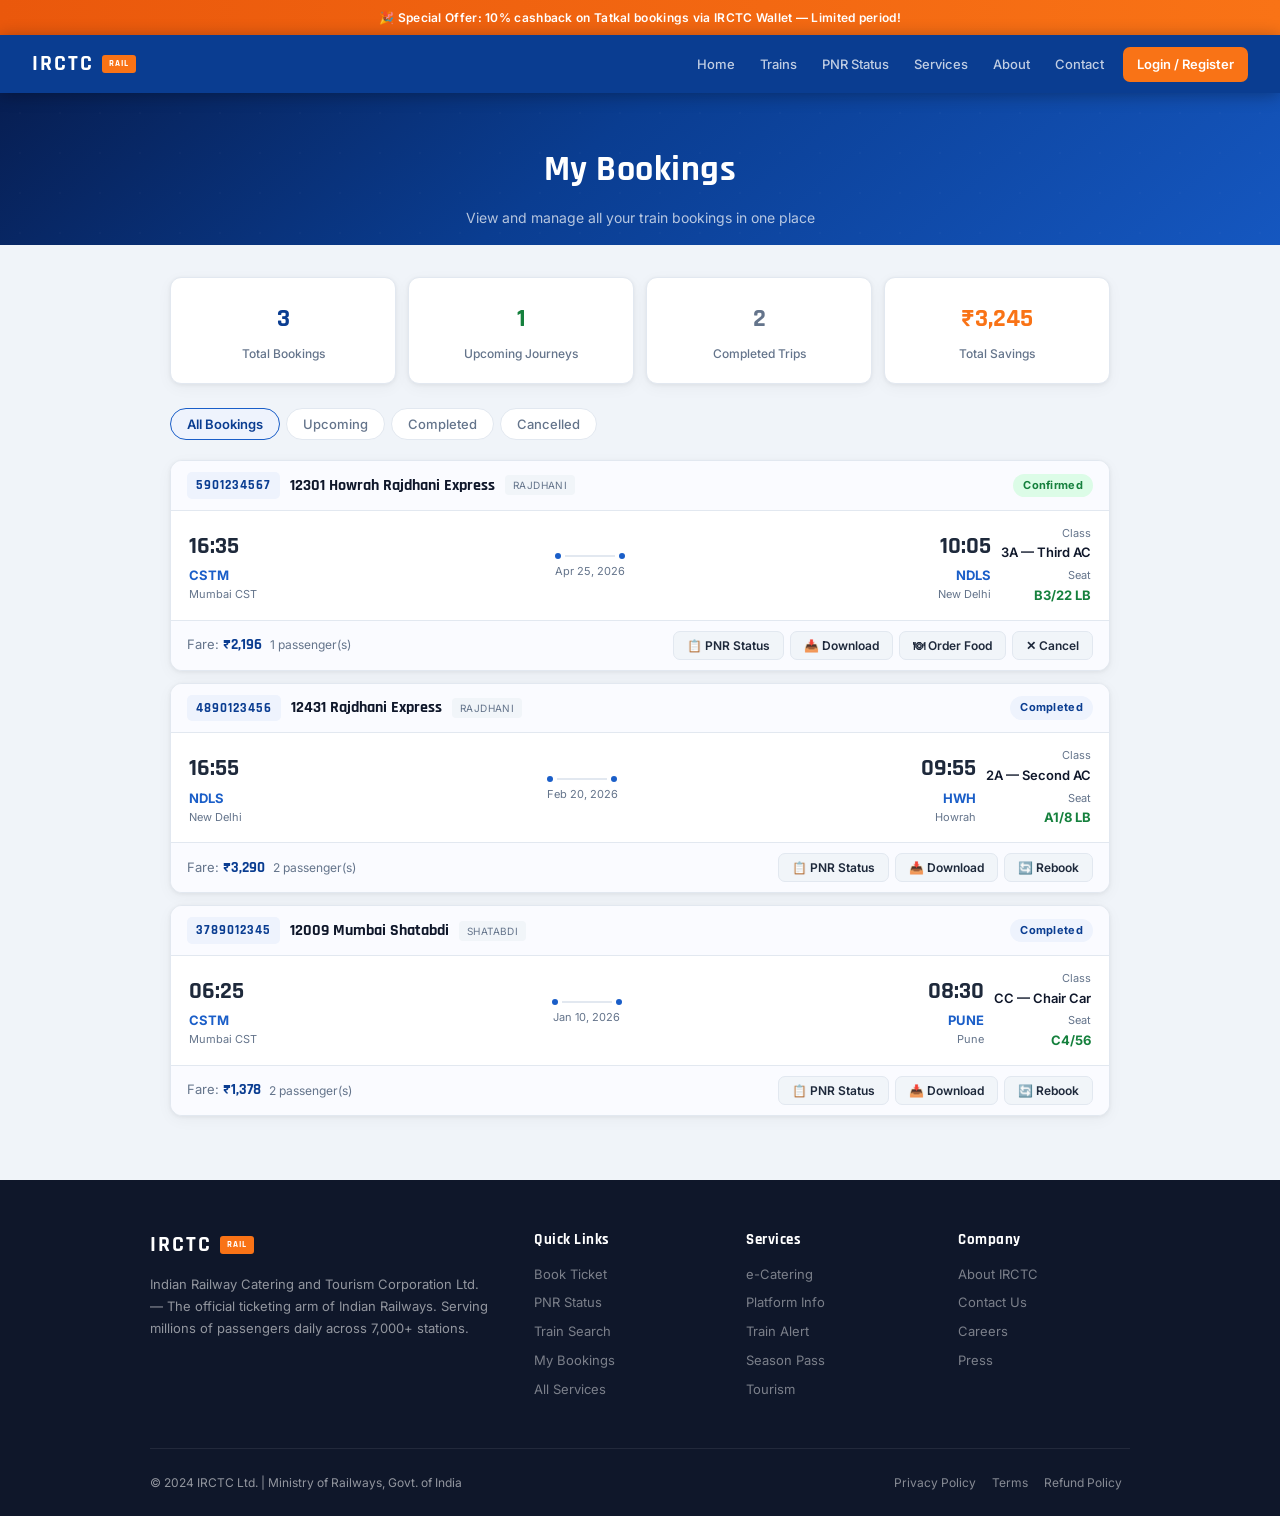
<file: frontend/mybookings.html>
<!DOCTYPE html>
<html lang="en">
<head>
<meta charset="UTF-8">
<meta name="viewport" content="width=device-width,initial-scale=1.0">
<title>My Bookings — IRCTC</title>
<link rel="stylesheet" href="shared.css">
<style>
.booking-card{background:#fff;border:1px solid var(--border);border-radius:12px;overflow:hidden;margin-bottom:12px;transition:.2s;box-shadow:var(--card-shadow)}
.booking-card:hover{box-shadow:var(--card-shadow-hover)}
.bcard-head{display:flex;align-items:center;padding:11px 16px;background:#fafbff;border-bottom:1px solid var(--border);gap:10px;flex-wrap:wrap}
.bcard-body{display:grid;grid-template-columns:1fr auto 1fr auto;align-items:center;padding:14px 18px;gap:10px}
.bcard-footer{display:flex;align-items:center;padding:10px 16px;border-top:1px solid var(--border);gap:8px;flex-wrap:wrap;background:#fafbff}
.bcard-action{background:#f1f5f9;border:1px solid var(--border);padding:6px 13px;border-radius:7px;font-size:12px;font-weight:600;cursor:pointer;transition:.15s;color:var(--text)}
.bcard-action:hover{background:var(--light);color:var(--blue);border-color:var(--blue2)}
.bcard-action.danger:hover{background:var(--red-bg);color:var(--red);border-color:var(--red)}
.filter-tabs{display:flex;gap:6px;margin-bottom:1.25rem;flex-wrap:wrap}
.ftab{padding:7px 16px;border-radius:20px;border:1.5px solid var(--border);background:#fff;font-size:13px;font-weight:500;cursor:pointer;color:var(--muted);transition:.15s}
.ftab.active{border-color:var(--blue2);background:var(--light);color:var(--blue);font-weight:600}
.pnr-num{font-family:'Rajdhani',sans-serif;font-size:13px;font-weight:700;color:var(--blue);background:var(--light);padding:3px 9px;border-radius:5px;letter-spacing:1px}
.summary-card{background:#fff;border:1px solid var(--border);border-radius:11px;padding:1.25rem;text-align:center;box-shadow:var(--card-shadow)}
</style>
</head>
<body>

<div id="nav-placeholder"></div>

<div class="hero" style="padding-bottom:16px">
  <h1 class="hero-title">My Bookings</h1>
  <p class="hero-sub">View and manage all your train bookings in one place</p>
</div>

<div class="section">
  <div id="logged-out" class="hidden">
    <div style="background:#fff;border-radius:14px;border:1px solid var(--border);padding:4rem;text-align:center;box-shadow:var(--card-shadow)">
      <div style="font-size:52px;margin-bottom:16px">&#128272;</div>
      <div style="font-size:18px;font-weight:700;color:var(--dark);margin-bottom:6px">Please login to view your bookings</div>
      <div style="font-size:13px;color:var(--muted);margin-bottom:1.5rem">Your upcoming and past journeys will appear here after login</div>
      <button class="btn-orange-full" style="max-width:200px;margin:0 auto" onclick="showLoginModal()">Login to IRCTC</button>
    </div>
  </div>

  <div id="logged-in">
    <div style="display:grid;grid-template-columns:repeat(4,1fr);gap:12px;margin-bottom:1.5rem" id="summary-cards"></div>
    <div class="filter-tabs">
      <button class="ftab active" onclick="filterBookings('all',this)">All Bookings</button>
      <button class="ftab" onclick="filterBookings('upcoming',this)">Upcoming</button>
      <button class="ftab" onclick="filterBookings('completed',this)">Completed</button>
      <button class="ftab" onclick="filterBookings('cancelled',this)">Cancelled</button>
    </div>
    <div id="bookings-list"></div>
  </div>
</div>

<div id="footer-placeholder"></div>
<div id="modals-placeholder"></div>

<script src="shared.js"></script>
<script>
document.getElementById('nav-placeholder').innerHTML = navbar('');
document.getElementById('footer-placeholder').innerHTML = footer();
document.getElementById('modals-placeholder').innerHTML = bookingModal() + loginModal();

document.getElementById('logged-out').classList.add('hidden');
document.getElementById('logged-in').classList.remove('hidden');

var summaryData = [
  {num:'3',label:'Total Bookings',color:'var(--blue)'},
  {num:'1',label:'Upcoming Journeys',color:'var(--green)'},
  {num:'2',label:'Completed Trips',color:'var(--muted)'},
  {num:'&#8377;3,245',label:'Total Savings',color:'var(--orange)'}
];
var sc = document.getElementById('summary-cards');
for (var i = 0; i < summaryData.length; i++) {
  var d = document.createElement('div');
  d.className = 'summary-card';
  d.innerHTML = '<div style="font-family:Rajdhani,sans-serif;font-size:26px;font-weight:700;color:' + summaryData[i].color + '">' + summaryData[i].num + '</div>'
    + '<div style="font-size:12px;color:var(--muted);margin-top:4px;font-weight:500">' + summaryData[i].label + '</div>';
  sc.appendChild(d);
}

var allBookings = [
  {pnr:'5901234567',status:'upcoming',statusLabel:'Confirmed',train:'12301 Howrah Rajdhani Express',type:'Rajdhani',
   from:'CSTM',fromName:'Mumbai CST',to:'NDLS',toName:'New Delhi',
   dep:'16:35',arr:'10:05',date:'Apr 25, 2026',cls:'3A \u2014 Third AC',fare:'&#8377;2,196',seats:'B3/22 LB',pax:1},
  {pnr:'4890123456',status:'completed',statusLabel:'Completed',train:'12431 Rajdhani Express',type:'Rajdhani',
   from:'NDLS',fromName:'New Delhi',to:'HWH',toName:'Howrah',
   dep:'16:55',arr:'09:55',date:'Feb 20, 2026',cls:'2A \u2014 Second AC',fare:'&#8377;3,290',seats:'A1/8 LB',pax:2},
  {pnr:'3789012345',status:'completed',statusLabel:'Completed',train:'12009 Mumbai Shatabdi',type:'Shatabdi',
   from:'CSTM',fromName:'Mumbai CST',to:'PUNE',toName:'Pune',
   dep:'06:25',arr:'08:30',date:'Jan 10, 2026',cls:'CC \u2014 Chair Car',fare:'&#8377;1,378',seats:'C4/56',pax:2}
];

function renderBookings(filter) {
  var list = filter === 'all' ? allBookings : allBookings.filter(function(b){return b.status===filter;});
  var container = document.getElementById('bookings-list');
  if (!list.length) {
    container.innerHTML = '<div style="text-align:center;padding:3rem;background:#fff;border-radius:12px;border:1px solid var(--border)">'
      + '<div style="font-size:44px;margin-bottom:12px">&#128237;</div>'
      + '<div style="font-size:16px;font-weight:700;color:var(--dark)">No bookings found</div>'
      + '<div style="color:var(--muted);font-size:13px;margin-top:4px">Try a different filter or book a new ticket</div>'
      + '<button class="btn-orange-full" style="max-width:180px;margin:12px auto 0" onclick="window.location=\'index.html\'">Book a Ticket</button>'
      + '</div>';
    return;
  }
  container.innerHTML = '';
  list.forEach(function(b) {
    var isUp = b.status === 'upcoming';
    var div = document.createElement('div');
    div.className = 'booking-card';
    div.innerHTML = '<div class="bcard-head">'
      + '<span class="pnr-num">' + b.pnr + '</span>'
      + '<span style="font-family:Rajdhani,sans-serif;font-size:16px;font-weight:700;color:var(--dark)">' + b.train + '</span>'
      + '<span style="font-size:10px;color:var(--muted);background:#f1f5f9;padding:2px 8px;border-radius:4px;text-transform:uppercase;letter-spacing:.4px">' + b.type + '</span>'
      + '<span class="badge ' + (isUp ? 'green' : 'blue') + '" style="margin-left:auto">' + b.statusLabel + '</span>'
      + '</div>'
      + '<div class="bcard-body">'
      + '<div><div style="font-family:Rajdhani,sans-serif;font-size:24px;font-weight:700">' + b.dep + '</div>'
      + '<div style="font-size:13px;font-weight:700;color:var(--blue2)">' + b.from + '</div>'
      + '<div style="font-size:11px;color:var(--muted)">' + b.fromName + '</div></div>'
      + '<div style="text-align:center;padding:0 10px">'
      + '<div style="display:flex;align-items:center;gap:4px;margin:4px 0">'
      + '<div style="width:6px;height:6px;border-radius:50%;background:var(--blue2)"></div>'
      + '<div style="height:2px;background:var(--border);width:50px"></div>'
      + '<div style="width:6px;height:6px;border-radius:50%;background:var(--blue2)"></div>'
      + '</div>'
      + '<div style="font-size:11px;color:var(--muted)">' + b.date + '</div>'
      + '</div>'
      + '<div style="text-align:right">'
      + '<div style="font-family:Rajdhani,sans-serif;font-size:24px;font-weight:700">' + b.arr + '</div>'
      + '<div style="font-size:13px;font-weight:700;color:var(--blue2)">' + b.to + '</div>'
      + '<div style="font-size:11px;color:var(--muted)">' + b.toName + '</div></div>'
      + '<div style="text-align:right">'
      + '<div style="font-size:11px;color:var(--muted)">Class</div>'
      + '<div style="font-size:13px;font-weight:600;color:var(--dark)">' + b.cls + '</div>'
      + '<div style="font-size:11px;color:var(--muted);margin-top:4px">Seat</div>'
      + '<div style="font-size:13px;font-weight:700;color:var(--green)">' + b.seats + '</div>'
      + '</div></div>'
      + '<div class="bcard-footer">'
      + '<div style="font-size:13px"><span style="color:var(--muted)">Fare:</span> <span style="font-weight:700;font-family:Rajdhani,sans-serif;font-size:15px;color:var(--blue)">' + b.fare + '</span></div>'
      + '<div style="font-size:12px;color:var(--muted)">' + b.pax + ' passenger(s)</div>'
      + '<div style="margin-left:auto;display:flex;gap:6px;flex-wrap:wrap">'
      + '<button class="bcard-action" onclick="window.location=\'pnr.html\'">&#128203; PNR Status</button>'
      + '<button class="bcard-action" onclick="alert(\'Downloading ticket for PNR ' + b.pnr + '\')">&#128229; Download</button>'
      + (isUp ? '<button class="bcard-action" onclick="window.location=\'services.html\'">&#127869; Order Food</button>' : '')
      + (isUp ? '<button class="bcard-action danger" onclick="cancelBooking(\'' + b.pnr + '\')">&#x2715; Cancel</button>' : '')
      + (!isUp ? '<button class="bcard-action" onclick="alert(\'Rebooking journey...\')">&#128260; Rebook</button>' : '')
      + '</div></div>';
    container.appendChild(div);
  });
}

function filterBookings(filter, el) {
  document.querySelectorAll('.ftab').forEach(function(t){t.classList.remove('active');});
  el.classList.add('active');
  renderBookings(filter);
}

function cancelBooking(pnr) {
  if (confirm('Cancel booking PNR ' + pnr + '?\nRefund will be credited per cancellation policy.')) {
    alert('Booking cancelled.\nRefund of approx. \u20b91,647 will be credited within 5\u20137 working days.');
  }
}

renderBookings('all');
</script>
</body>
</html>
</file>
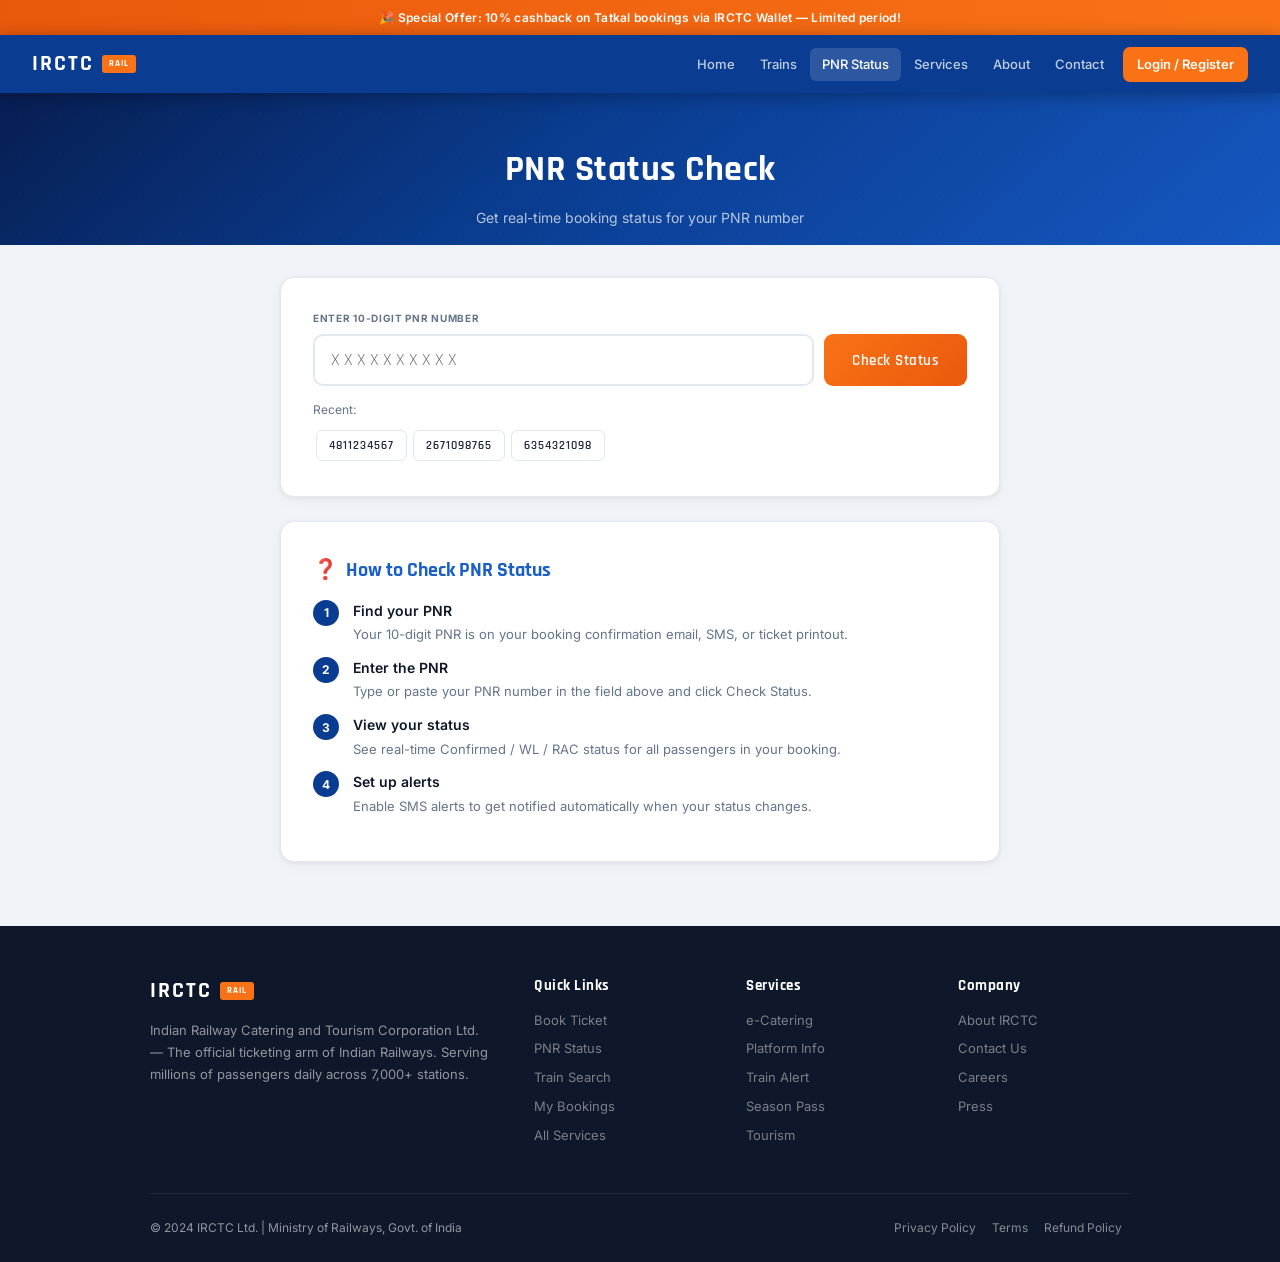
<file: frontend/pnr.html>
<!DOCTYPE html>
<html lang="en">
<head>
<meta charset="UTF-8">
<meta name="viewport" content="width=device-width,initial-scale=1.0">
<title>PNR Status — IRCTC</title>
<link rel="stylesheet" href="shared.css">
<style>
.pnr-card{background:#fff;border-radius:14px;border:1px solid var(--border);padding:2rem;max-width:720px;margin:0 auto;box-shadow:var(--card-shadow)}
.pnr-input{flex:1;border:2px solid var(--border);border-radius:10px;padding:13px 16px;font-size:17px;letter-spacing:4px;outline:none;font-family:'Rajdhani',sans-serif;transition:border-color .15s,box-shadow .15s;width:100%}
.pnr-input:focus{border-color:var(--blue2);box-shadow:0 0 0 3px rgba(29,110,230,.1)}
.status-table{width:100%;border-collapse:collapse;font-size:13px;margin-top:12px}
.status-table th{background:var(--light);color:var(--blue);padding:9px 12px;text-align:left;font-weight:700;font-size:11px;text-transform:uppercase;letter-spacing:.5px}
.status-table td{padding:9px 12px;border-bottom:1px solid var(--border)}
.status-table tr:last-child td{border-bottom:none}
.journey-map{display:grid;grid-template-columns:1fr auto 1fr;align-items:center;background:#fafbff;border-radius:10px;padding:16px;margin:14px 0;gap:10px;border:1px solid var(--border)}
.rec-chip{background:#fff;border:1px solid var(--border);border-radius:6px;padding:5px 12px;font-size:12px;cursor:pointer;font-family:'Rajdhani',sans-serif;font-weight:600;letter-spacing:1px;transition:.15s;display:inline-block;margin:3px}
.rec-chip:hover{border-color:var(--blue2);color:var(--blue2)}
.step-row{display:flex;gap:14px;align-items:flex-start;margin-bottom:12px}
.step-num{background:var(--blue);color:#fff;border-radius:50%;width:26px;height:26px;display:flex;align-items:center;justify-content:center;font-size:12px;font-weight:700;flex-shrink:0}
</style>
</head>
<body>
<div id="nav-placeholder"></div>

<div class="hero" style="padding-bottom:16px">
  <h1 class="hero-title">PNR Status Check</h1>
  <p class="hero-sub">Get real-time booking status for your PNR number</p>
</div>

<div class="section" style="max-width:760px">
  <div class="pnr-card" style="margin-bottom:1.5rem">
    <div style="font-size:10px;font-weight:700;color:var(--muted);margin-bottom:8px;text-transform:uppercase;letter-spacing:.7px">Enter 10-Digit PNR Number</div>
    <div style="display:flex;gap:10px;flex-wrap:wrap">
      <input class="pnr-input" id="pnr-in" type="text" maxlength="10" placeholder="XXXXXXXXXX">
      <button onclick="checkPNR()" class="btn-orange-full" style="margin-top:0;width:auto;padding:13px 28px;font-size:15px">Check Status</button>
    </div>
    <div style="margin-top:12px">
      <span style="font-size:12px;color:var(--muted)">Recent:</span>
      <div style="margin-top:6px" id="recent-searches"></div>
    </div>
  </div>

  <div id="pnr-result" class="hidden" style="margin-bottom:1.5rem">
    <div class="pnr-card">
      <div style="display:flex;justify-content:space-between;align-items:flex-start;flex-wrap:wrap;gap:10px;margin-bottom:16px">
        <div>
          <div style="font-size:10px;color:var(--muted);font-weight:700;text-transform:uppercase;letter-spacing:.5px;margin-bottom:4px">PNR Number</div>
          <div id="r-pnr" style="font-family:'Rajdhani',sans-serif;font-size:24px;font-weight:700;color:var(--blue);letter-spacing:3px"></div>
        </div>
        <span class="badge green" id="r-badge">&#10003; Confirmed</span>
      </div>
      <div id="r-trainname" style="font-family:'Rajdhani',sans-serif;font-size:17px;font-weight:700;color:var(--dark);margin-bottom:12px"></div>
      <div class="journey-map">
        <div>
          <div id="r-dep" style="font-size:22px;font-weight:700;font-family:'Rajdhani',sans-serif;color:var(--dark)"></div>
          <div style="font-size:14px;font-weight:700;color:var(--blue2)" id="r-src">CSTM</div>
          <div style="font-size:11px;color:var(--muted)" id="r-srcname">Mumbai CST</div>
        </div>
        <div style="text-align:center">
          <div id="r-duration" style="font-size:12px;font-weight:600;color:var(--muted);margin-bottom:4px"></div>
          <div style="display:flex;align-items:center;gap:4px">
            <div class="tdot"></div><div class="tline" style="width:70px"></div><div class="tdot"></div>
          </div>
          <div id="r-date" style="font-size:11px;color:var(--muted);margin-top:4px"></div>
        </div>
        <div style="text-align:right">
          <div id="r-arr" style="font-size:22px;font-weight:700;font-family:'Rajdhani',sans-serif;color:var(--dark)"></div>
          <div style="font-size:14px;font-weight:700;color:var(--blue2)" id="r-dst">NDLS</div>
          <div style="font-size:11px;color:var(--muted)" id="r-dstname">New Delhi</div>
        </div>
      </div>
      <div style="display:grid;grid-template-columns:repeat(3,1fr);gap:10px;font-size:12px;background:#f8fafc;border-radius:9px;padding:12px;border:1px solid var(--border);margin-bottom:14px">
        <div><div style="color:var(--muted);font-weight:700;text-transform:uppercase;letter-spacing:.4px;font-size:10px;margin-bottom:3px">Class</div><div id="r-class" style="font-weight:700;color:var(--dark);font-size:13px"></div></div>
        <div><div style="color:var(--muted);font-weight:700;text-transform:uppercase;letter-spacing:.4px;font-size:10px;margin-bottom:3px">Quota</div><div style="font-weight:700;color:var(--dark);font-size:13px">General (GN)</div></div>
        <div><div style="color:var(--muted);font-weight:700;text-transform:uppercase;letter-spacing:.4px;font-size:10px;margin-bottom:3px">Chart Status</div><div style="font-weight:700;color:var(--yellow);font-size:13px">Not Prepared</div></div>
      </div>
      <div style="font-size:13px;font-weight:700;color:var(--dark);margin-bottom:8px">Passenger Status</div>
      <table class="status-table">
        <thead><tr><th>#</th><th>Passenger</th><th>Age</th><th>Booked</th><th>Current Status</th></tr></thead>
        <tbody id="pax-tbody"></tbody>
      </table>
      <div style="margin-top:12px;padding:10px 14px;background:var(--yellow-bg);border-radius:8px;font-size:12px;color:var(--yellow);border:1px solid #fde68a">
        &#9200; Chart not yet prepared. Status may change closer to departure.
      </div>
      <div style="display:grid;grid-template-columns:1fr 1fr 1fr;gap:8px;margin-top:14px">
        <button onclick="checkPNR()" style="background:var(--blue);color:#fff;border:none;padding:11px;border-radius:8px;cursor:pointer;font-weight:600;font-size:13px;font-family:'Rajdhani',sans-serif">&#128260; Refresh</button>
        <button onclick="alert('SMS alert set for PNR ' + document.getElementById('pnr-in').value)" style="background:#f1f5f9;border:1px solid var(--border);padding:11px;border-radius:8px;cursor:pointer;font-weight:600;font-size:13px;font-family:'Rajdhani',sans-serif">&#128241; SMS Alert</button>
        <button onclick="window.location='services.html'" style="background:#f1f5f9;border:1px solid var(--border);padding:11px;border-radius:8px;cursor:pointer;font-weight:600;font-size:13px;font-family:'Rajdhani',sans-serif">&#127869; Order Food</button>
      </div>
    </div>
  </div>

  <div class="pnr-card">
    <div class="sec-title" style="margin-bottom:14px">&#10067; <span>How to Check PNR Status</span></div>
    <div id="steps-container"></div>
  </div>
</div>

<div id="footer-placeholder"></div>
<div id="modals-placeholder"></div>

<script src="shared.js"></script>
<script>
document.getElementById('nav-placeholder').innerHTML = navbar('pnr');
document.getElementById('footer-placeholder').innerHTML = footer();
document.getElementById('modals-placeholder').innerHTML = loginModal();

var recentPNRs = ['4811234567','2671098765','6354321098'];
var recentDiv = document.getElementById('recent-searches');
recentPNRs.forEach(function(pnr) {
  var span = document.createElement('span');
  span.className = 'rec-chip';
  span.textContent = pnr;
  span.onclick = function() { fillPNR(pnr); };
  recentDiv.appendChild(span);
});

var steps = [
  ['Find your PNR','Your 10-digit PNR is on your booking confirmation email, SMS, or ticket printout.'],
  ['Enter the PNR','Type or paste your PNR number in the field above and click Check Status.'],
  ['View your status','See real-time Confirmed / WL / RAC status for all passengers in your booking.'],
  ['Set up alerts','Enable SMS alerts to get notified automatically when your status changes.']
];
var stepsDiv = document.getElementById('steps-container');
steps.forEach(function(s, i) {
  var div = document.createElement('div');
  div.className = 'step-row';
  div.innerHTML = '<div class="step-num">' + (i+1) + '</div>'
    + '<div><div style="font-weight:600;font-size:14px;color:var(--dark);margin-bottom:2px">' + s[0] + '</div>'
    + '<div style="font-size:13px;color:var(--muted)">' + s[1] + '</div></div>';
  stepsDiv.appendChild(div);
});

var samplePax = [
  {n:'Passenger 1',age:32,booked:'B2/34 (LB)',current:'CNF \u2014 B2/34',cnf:true},
  {n:'Passenger 2',age:28,booked:'WL/14',current:'CNF \u2014 B2/56',cnf:true},
  {n:'Passenger 3',age:55,booked:'WL/15',current:'WL/3',cnf:false}
];

function fillPNR(v) { document.getElementById('pnr-in').value = v; checkPNR(); }

function checkPNR() {
  var v = document.getElementById('pnr-in').value.trim();
  if (v.length < 5) { alert('Please enter a valid PNR number (10 digits)'); return; }
  var t = TRAINS[Math.floor(Math.random() * TRAINS.length)];
  var dt = new Date(); dt.setDate(dt.getDate() + parseInt(v.slice(-1)) + 2);
  var dateStr = dt.toLocaleDateString('en-IN',{day:'numeric',month:'short',year:'numeric'});
  document.getElementById('r-pnr').textContent = v;
  document.getElementById('r-trainname').textContent = t.number + ' \u00b7 ' + t.name;
  document.getElementById('r-dep').textContent = t.dep;
  document.getElementById('r-arr').textContent = t.arr;
  document.getElementById('r-duration').textContent = t.dur;
  document.getElementById('r-date').textContent = dateStr;
  document.getElementById('r-class').textContent = t.avail[0] ? t.avail[0].label + ' (' + t.avail[0].cls + ')' : '3A';
  var tbody = document.getElementById('pax-tbody');
  tbody.innerHTML = '';
  samplePax.forEach(function(p, i) {
    var tr = document.createElement('tr');
    tr.innerHTML = '<td>' + (i+1) + '</td>'
      + '<td style="font-weight:500">' + p.n + '</td>'
      + '<td>' + p.age + '</td>'
      + '<td>' + p.booked + '</td>'
      + '<td style="font-weight:700;color:' + (p.cnf ? 'var(--green)' : 'var(--yellow)') + '">' + p.current + '</td>';
    tbody.appendChild(tr);
  });
  document.getElementById('pnr-result').classList.remove('hidden');
  document.getElementById('pnr-result').scrollIntoView({behavior:'smooth',block:'start'});
}
</script>
</body>
</html>
</file>
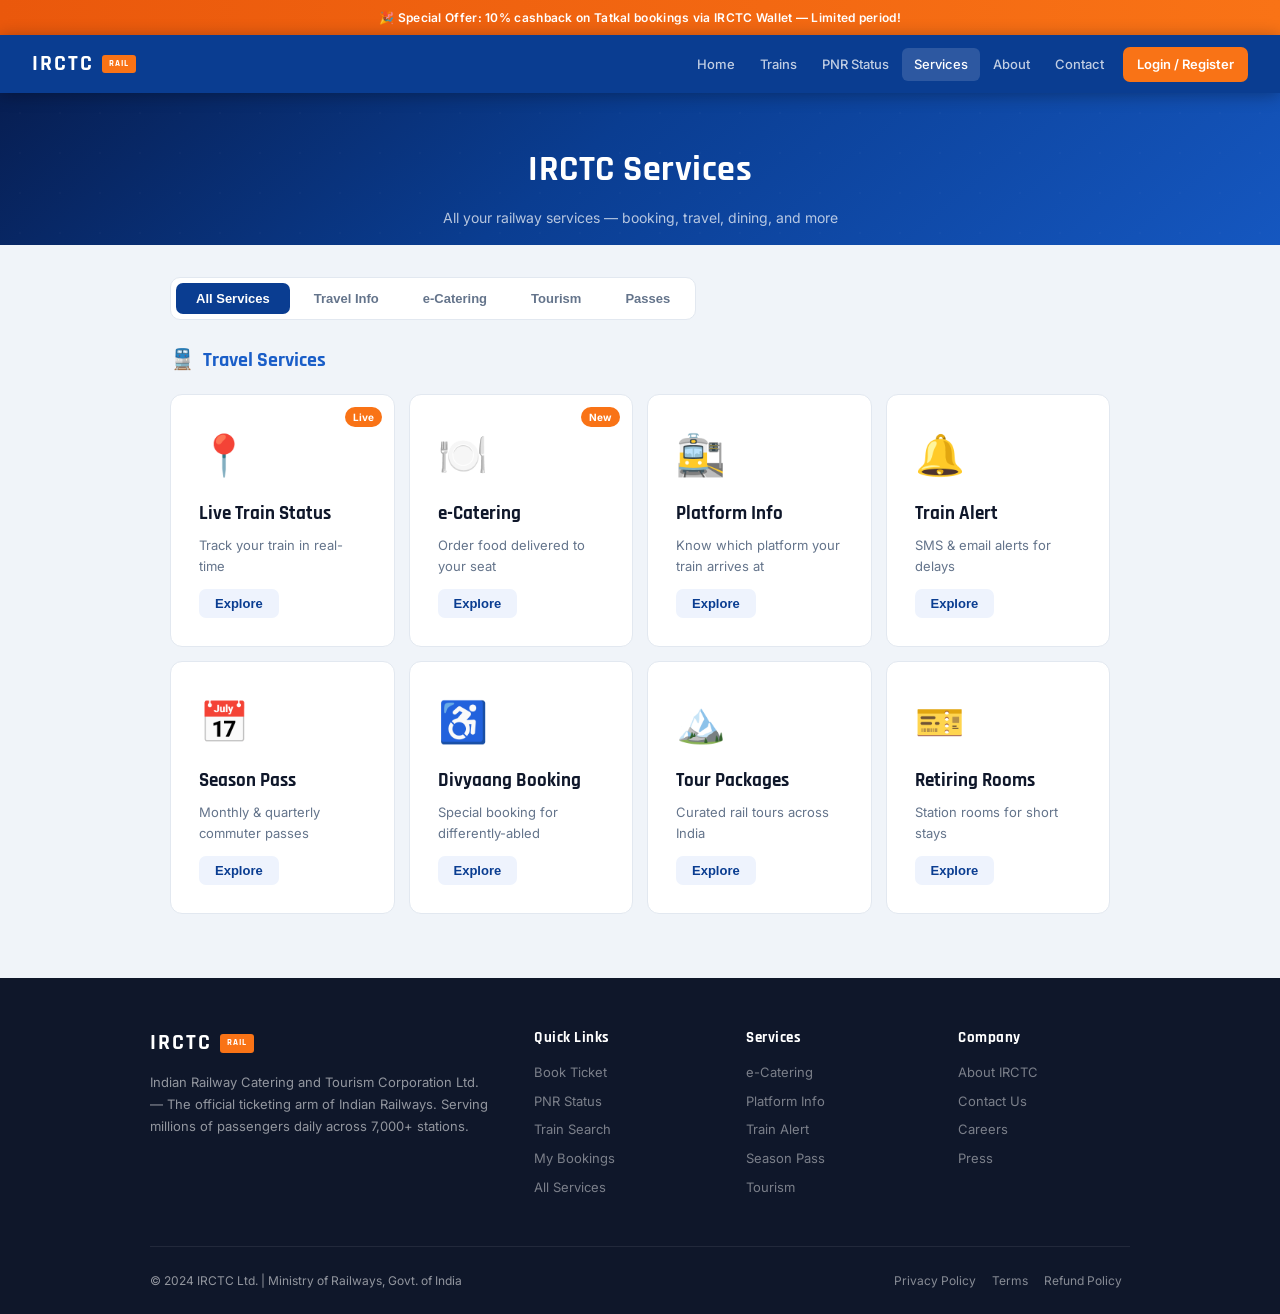
<file: frontend/services.html>
<!DOCTYPE html>
<html lang="en">
<head>
<meta charset="UTF-8">
<meta name="viewport" content="width=device-width,initial-scale=1.0">
<title>Services — IRCTC</title>
<link rel="stylesheet" href="shared.css">
<style>
.svc-card{background:#fff;border-radius:12px;border:1px solid var(--border);padding:1.75rem;cursor:pointer;transition:.2s;position:relative;overflow:hidden}
.svc-card:hover{box-shadow:0 6px 24px rgba(0,0,0,.1);border-color:#c7d7fc;transform:translateY(-3px)}
.svc-icon-big{font-size:40px;margin-bottom:12px}
.svc-card h3{font-family:'Rajdhani',sans-serif;font-size:19px;font-weight:700;color:var(--dark);margin-bottom:6px}
.svc-card p{font-size:13px;color:var(--muted);line-height:1.6;margin-bottom:12px}
.svc-btn{background:var(--light);color:var(--blue);border:none;padding:7px 16px;border-radius:7px;font-size:13px;font-weight:700;cursor:pointer;font-family:'Noto Sans',sans-serif;transition:.15s}
.svc-btn:hover{background:var(--blue);color:#fff}
.svc-badge{position:absolute;top:12px;right:12px;background:var(--orange);color:#fff;font-size:10px;font-weight:700;padding:2px 8px;border-radius:20px}
.live-card{background:#fff;border:1px solid var(--border);border-radius:12px;padding:1.5rem}
.train-row{display:flex;align-items:center;gap:12px;padding:12px 0;border-bottom:1px solid var(--border)}
.train-row:last-child{border-bottom:none}
.status-dot{width:10px;height:10px;border-radius:50%;flex-shrink:0}
.dot-green{background:var(--green);box-shadow:0 0 6px var(--green)}
.dot-yellow{background:var(--yellow);box-shadow:0 0 6px var(--yellow)}
.dot-gray{background:#cbd5e1}
.menu-tabs{display:flex;gap:4px;margin-bottom:1.5rem;background:#fff;border-radius:10px;padding:5px;border:1px solid var(--border);width:fit-content;flex-wrap:wrap}
.mtab{padding:8px 20px;border-radius:7px;border:none;background:transparent;font-size:13px;font-weight:600;cursor:pointer;font-family:'Noto Sans',sans-serif;color:var(--muted);transition:.15s}
.mtab.active{background:var(--blue);color:#fff}
.food-card{background:#fff;border-radius:10px;border:1px solid var(--border);overflow:hidden;transition:.2s}
.food-card:hover{box-shadow:0 4px 16px rgba(0,0,0,.08)}
.food-img{height:120px;display:flex;align-items:center;justify-content:center;font-size:48px}
.food-info{padding:12px}
.food-name{font-weight:700;font-size:14px;color:var(--dark)}
.food-price{font-family:'Rajdhani',sans-serif;font-size:18px;font-weight:700;color:var(--blue)}
.add-btn{background:var(--orange);color:#fff;border:none;padding:5px 14px;border-radius:6px;font-size:12px;font-weight:700;cursor:pointer}
.tour-card{background:#fff;border-radius:12px;border:1px solid var(--border);overflow:hidden;transition:.2s}
.tour-card:hover{box-shadow:0 4px 16px rgba(0,0,0,.08);transform:translateY(-2px)}
.tour-header{padding:1.5rem;color:#fff}
.pass-option{background:var(--light);border-radius:8px;padding:10px;text-align:center}
.concession-row{display:flex;justify-content:space-between;align-items:center;padding:10px;background:#f8fafc;border-radius:8px;border:1px solid var(--border);margin-bottom:8px}
</style>
</head>
<body>

<div id="nav-placeholder"></div>

<div class="hero" style="padding-bottom:16px">
  <h1 class="hero-title">IRCTC Services</h1>
  <p class="hero-sub">All your railway services — booking, travel, dining, and more</p>
</div>

<div class="section">
  <div class="menu-tabs">
    <button class="mtab active" onclick="showSvc('all',this)">All Services</button>
    <button class="mtab" onclick="showSvc('travel',this)">Travel Info</button>
    <button class="mtab" id="tab-catering" onclick="showSvc('catering',this)">e-Catering</button>
    <button class="mtab" onclick="showSvc('tourism',this)">Tourism</button>
    <button class="mtab" onclick="showSvc('passes',this)">Passes</button>
  </div>

  <!-- ALL SERVICES -->
  <div id="svc-all">
    <div class="sec-title">🚆 <span>Travel Services</span></div>
    <div id="all-services-grid" class="grid4" style="margin-bottom:2rem"></div>
  </div>

  <!-- LIVE TRAIN STATUS -->
  <div id="svc-travel" class="hidden">
    <div class="sec-title">📍 <span>Live Train Status</span></div>
    <div style="display:grid;grid-template-columns:1fr 1fr;gap:20px">
      <div class="live-card">
        <div style="font-size:13px;font-weight:700;color:var(--muted);margin-bottom:8px;text-transform:uppercase;letter-spacing:.5px">Track Your Train</div>
        <div class="igrp" style="margin-bottom:10px">
          <label>Train Number / Name</label>
          <input type="text" id="track-train" placeholder="e.g. 12301 or Rajdhani">
        </div>
        <div class="igrp" style="margin-bottom:14px">
          <label>Date</label>
          <input type="date" id="track-date">
        </div>
        <button onclick="trackTrain()" class="btn-blue-full" style="margin-top:0">🔍 Track Train</button>
        <div id="track-result" class="hidden" style="margin-top:16px">
          <div style="background:var(--light);border-radius:8px;padding:12px;margin-bottom:12px">
            <div style="font-family:'Rajdhani',sans-serif;font-size:16px;font-weight:700;color:var(--dark)">12301 · Howrah Rajdhani Express</div>
            <div style="display:flex;align-items:center;gap:8px;margin-top:6px">
              <div class="status-dot dot-green"></div>
              <span style="font-size:13px;font-weight:600;color:var(--green)">Running On Time</span>
            </div>
            <div style="font-size:12px;color:var(--muted);margin-top:4px">Last updated: 2 minutes ago</div>
          </div>
          <div id="route-stops"></div>
        </div>
      </div>
      <div>
        <div class="live-card" style="margin-bottom:14px">
          <div style="font-family:'Rajdhani',sans-serif;font-size:16px;font-weight:700;margin-bottom:12px">Running Trains Status</div>
          <div id="running-trains"></div>
        </div>
        <div class="live-card">
          <div style="font-family:'Rajdhani',sans-serif;font-size:16px;font-weight:700;margin-bottom:12px">🚉 Platform Info — CSTM</div>
          <div id="platform-info"></div>
        </div>
      </div>
    </div>
  </div>

  <!-- E-CATERING -->
  <div id="svc-catering" class="hidden">
    <div class="sec-title">🍽️ <span>e-Catering — Order Food on Train</span></div>
    <div style="background:#fff;border:1px solid var(--border);border-radius:12px;padding:1.25rem;margin-bottom:1.5rem">
      <div style="display:grid;grid-template-columns:1fr 1fr 160px;gap:10px;align-items:end">
        <div class="igrp"><label>PNR Number</label><input type="text" placeholder="10-digit PNR"></div>
        <div class="igrp">
          <label>Station (Delivery Point)</label>
          <select>
            <option>Select station</option>
            <option>Mumbai CST</option><option>Nashik Road</option>
            <option>Bhusaval</option><option>New Delhi</option>
          </select>
        </div>
        <button class="sbtn" onclick="alert('Showing menu for selected station')">Find Menu</button>
      </div>
    </div>
    <div class="sec-title" style="font-size:18px">🍛 <span>Popular Items</span></div>
    <div id="food-grid" class="grid4"></div>
  </div>

  <!-- TOURISM -->
  <div id="svc-tourism" class="hidden">
    <div class="sec-title">🏔️ <span>Rail Tourism Packages</span></div>
    <div id="tour-grid" class="grid3"></div>
  </div>

  <!-- PASSES -->
  <div id="svc-passes" class="hidden">
    <div class="sec-title">🎫 <span>Passes &amp; Concessions</span></div>
    <div class="grid2" style="margin-bottom:1.5rem">
      <div class="card">
        <div style="font-family:'Rajdhani',sans-serif;font-size:20px;font-weight:700;margin-bottom:12px;color:var(--dark)">📅 Season Pass</div>
        <p style="font-size:13px;color:var(--muted);margin-bottom:14px">Unlimited travel between two stations for daily commuters. Available in Monthly, Quarterly, and Half-Yearly variants.</p>
        <div style="display:grid;grid-template-columns:repeat(3,1fr);gap:8px;margin-bottom:14px" id="pass-options"></div>
        <button class="btn-blue-full" style="margin-top:0">Apply for Season Pass</button>
      </div>
      <div class="card">
        <div style="font-family:'Rajdhani',sans-serif;font-size:20px;font-weight:700;margin-bottom:12px;color:var(--dark)">🎓 Concessions</div>
        <div id="concessions-list"></div>
      </div>
    </div>
  </div>
</div>

<div id="footer-placeholder"></div>
<div id="modals-placeholder"></div>

<script src="shared.js"></script>
<script>
document.getElementById('nav-placeholder').innerHTML = navbar('services');
document.getElementById('footer-placeholder').innerHTML = footer();
document.getElementById('modals-placeholder').innerHTML = loginModal();

var td = new Date();
document.getElementById('track-date').valueAsDate = td;

// ---- ALL SERVICES GRID ----
var allServices = [
  {icon:'📍', name:'Live Train Status', desc:'Track your train in real-time', badge:'Live', action:function(){showSvc('travel',null);}},
  {icon:'🍽️', name:'e-Catering', desc:'Order food delivered to your seat', badge:'New', action:function(){showSvc('catering',null);}},
  {icon:'🚉', name:'Platform Info', desc:'Know which platform your train arrives at', badge:'', action:function(){showSvc('travel',null);}},
  {icon:'🔔', name:'Train Alert', desc:'SMS & email alerts for delays', badge:'', action:function(){alert('Set train alerts from the travel info tab');}},
  {icon:'📅', name:'Season Pass', desc:'Monthly & quarterly commuter passes', badge:'', action:function(){showSvc('passes',null);}},
  {icon:'♿', name:'Divyaang Booking', desc:'Special booking for differently-abled', badge:'', action:function(){showSvc('passes',null);}},
  {icon:'🏔️', name:'Tour Packages', desc:'Curated rail tours across India', badge:'', action:function(){showSvc('tourism',null);}},
  {icon:'🎫', name:'Retiring Rooms', desc:'Station rooms for short stays', badge:'', action:function(){alert('Visit any major railway station enquiry counter');}},
];
var svcGrid = document.getElementById('all-services-grid');
allServices.forEach(function(s) {
  var div = document.createElement('div');
  div.className = 'svc-card';
  div.onclick = s.action;
  div.innerHTML = '<div class="svc-icon-big">' + s.icon + '</div>'
    + '<h3>' + s.name + '</h3>'
    + '<p>' + s.desc + '</p>'
    + '<button class="svc-btn">Explore</button>'
    + (s.badge ? '<div class="svc-badge">' + s.badge + '</div>' : '');
  svcGrid.appendChild(div);
});

// ---- RUNNING TRAINS ----
var runningTrains = [
  {num:'12301 Howrah Rajdhani', status:'15 min late', route:'NDLS → CSTM', color:'yellow'},
  {num:'12951 Mumbai Rajdhani', status:'On time',     route:'CSTM → NDLS', color:'green'},
  {num:'22209 Duronto',         status:'32 min late', route:'CSTM → HWH',  color:'yellow'},
  {num:'12137 Punjab Mail',     status:'On time',     route:'CSTM → NDLS', color:'green'},
];
var rtDiv = document.getElementById('running-trains');
runningTrains.forEach(function(t) {
  var div = document.createElement('div');
  div.className = 'train-row';
  div.innerHTML = '<div class="status-dot dot-' + t.color + '"></div>'
    + '<div style="flex:1"><div style="font-weight:600;font-size:13px">' + t.num + '</div>'
    + '<div style="font-size:11px;color:var(--muted)">' + t.route + '</div></div>'
    + '<span class="badge ' + (t.color === 'green' ? 'green' : 'yellow') + '">' + t.status + '</span>';
  rtDiv.appendChild(div);
});

// ---- PLATFORM INFO ----
var platforms = [
  {pf:'Platform 1', train:'12951 Mumbai Rajdhani', time:'17:40', status:'On time'},
  {pf:'Platform 3', train:'12137 Punjab Mail',     time:'19:05', status:'Delayed 20 min'},
  {pf:'Platform 5', train:'22209 Duronto',         time:'23:10', status:'On time'},
  {pf:'Platform 7', train:'12261 Howrah Duronto',  time:'08:15', status:'On time'},
];
var pfDiv = document.getElementById('platform-info');
platforms.forEach(function(p) {
  var div = document.createElement('div');
  div.className = 'train-row';
  div.innerHTML = '<div style="background:var(--blue);color:#fff;padding:2px 8px;border-radius:4px;font-size:11px;font-weight:700;white-space:nowrap">' + p.pf + '</div>'
    + '<div style="flex:1;margin-left:4px"><div style="font-weight:600;font-size:12px">' + p.train + '</div>'
    + '<div style="font-size:11px;color:var(--muted)">' + p.time + '</div></div>'
    + '<span style="font-size:11px;font-weight:700;color:' + (p.status.includes('Delayed') ? 'var(--yellow)' : 'var(--green)') + '">' + p.status + '</span>';
  pfDiv.appendChild(div);
});

// ---- ROUTE STOPS ----
var routeStops = [
  {st:'Mumbai CST',   time:'16:35', status:'Departed',    type:'dep'},
  {st:'Thane',        time:'17:05', status:'Departed',    type:'dep'},
  {st:'Kalyan',       time:'17:30', status:'Departed',    type:'dep'},
  {st:'Nashik Road',  time:'19:45', status:'Running On Time', type:'on'},
  {st:'Bhusaval',     time:'22:00', status:'Expected 22:15', type:'delay'},
  {st:'Itarsi',       time:'02:30', status:'Expected',    type:'exp'},
  {st:'Bhopal',       time:'04:40', status:'Expected',    type:'exp'},
  {st:'New Delhi',    time:'10:05', status:'Expected',    type:'exp'},
];
var stopsDiv = document.getElementById('route-stops');
routeStops.forEach(function(s, i) {
  var div = document.createElement('div');
  div.className = 'train-row';
  if (i === 3) { div.style.cssText = 'background:#f0fff4;margin:0 -14px;padding:12px 14px'; }
  var dotColor = s.type === 'dep' || s.type === 'on' ? 'dot-green' : s.type === 'delay' ? 'dot-yellow' : 'dot-gray';
  var timeColor = s.type === 'delay' ? 'var(--yellow)' : (s.type === 'dep' || s.type === 'on') ? 'var(--green)' : 'var(--muted)';
  div.innerHTML = '<div class="status-dot ' + dotColor + '"></div>'
    + '<div style="flex:1"><div style="font-weight:600;font-size:13px">' + s.st + '</div>'
    + '<div style="font-size:11px;color:var(--muted)">' + s.status + '</div></div>'
    + '<div style="font-family:\'Rajdhani\',sans-serif;font-weight:700;font-size:14px;color:' + timeColor + '">' + s.time + '</div>';
  stopsDiv.appendChild(div);
});

// ---- FOOD MENU ----
var foodItems = [
  {icon:'🍱', name:'Thali Meal',     desc:'Full veg meal with rice, dal, roti & pickle',       price:'₹120', bg:'#fef3c7'},
  {icon:'🍔', name:'Burger Combo',   desc:'Veg/Non-veg burger with fries and cold drink',       price:'₹180', bg:'#fee2e2'},
  {icon:'🍜', name:'Rajma Chawal',   desc:'Creamy rajma curry with steamed basmati rice',       price:'₹90',  bg:'#dcfce7'},
  {icon:'🧃', name:'Juice Combo',    desc:'Fresh fruit juice + 2 biscuit packs',                price:'₹60',  bg:'#e0f2fe'},
  {icon:'🍕', name:'Pizza Slice',    desc:'Cheese and veg pizza, freshly baked',                price:'₹100', bg:'#fce7f3'},
  {icon:'☕', name:'Breakfast Set',  desc:'Poha / upma + chai / coffee + toast',                price:'₹75',  bg:'#fef9c3'},
  {icon:'🍛', name:'Biryani',        desc:'Aromatic veg/chicken biryani with raita',            price:'₹150', bg:'#f3e8ff'},
  {icon:'🍰', name:'Dessert Pack',   desc:'Gulab jamun or kheer — 2 pieces',                    price:'₹50',  bg:'#ffe4e6'},
];
var foodGrid = document.getElementById('food-grid');
foodItems.forEach(function(f) {
  var div = document.createElement('div');
  div.className = 'food-card';
  div.innerHTML = '<div class="food-img" style="background:' + f.bg + '">' + f.icon + '</div>'
    + '<div class="food-info">'
    + '<div class="food-name">' + f.name + '</div>'
    + '<div style="font-size:11px;color:var(--muted);margin:4px 0 8px;line-height:1.4">' + f.desc + '</div>'
    + '<div style="display:flex;justify-content:space-between;align-items:center">'
    + '<div class="food-price">' + f.price + '</div>'
    + '<button class="add-btn" onclick="alert(\'Added ' + f.name + ' to cart!\')">Add +</button>'
    + '</div></div>';
  foodGrid.appendChild(div);
});

// ---- TOUR PACKAGES ----
var tours = [
  {icon:'🕌', name:'Golden Triangle Tour',       route:'Delhi → Agra → Jaipur → Delhi',      duration:'5N/6D', price:'₹12,999/person', desc:'Rail + 3-star hotel + breakfast + sightseeing', gradient:'linear-gradient(135deg,#0a3d91,#1d6ee6)'},
  {icon:'🏔️', name:'Kashmir on Rails',           route:'Delhi → Jammu → Srinagar',            duration:'7N/8D', price:'₹18,500/person', desc:'AC train + houseboat + all meals included',   gradient:'linear-gradient(135deg,#16a34a,#22c55e)'},
  {icon:'🛕', name:'South India Pilgrimage',     route:'Chennai → Madurai → Rameswaram',      duration:'6N/7D', price:'₹9,500/person',  desc:'AC train + 3-star hotel + temple entry',      gradient:'linear-gradient(135deg,#d97706,#f59e0b)'},
  {icon:'🌊', name:'Goa Beach Special',          route:'Mumbai → Goa → Mumbai',               duration:'3N/4D', price:'₹7,800/person',  desc:'Rail + beach resort + breakfast included',    gradient:'linear-gradient(135deg,#0891b2,#06b6d4)'},
  {icon:'🌄', name:'Darjeeling Hill Tour',       route:'Kolkata → NJP → Darjeeling',          duration:'4N/5D', price:'₹11,200/person', desc:'Toy train ride + hill resort + breakfast',    gradient:'linear-gradient(135deg,#7c3aed,#a855f7)'},
  {icon:'🏰', name:'Rajasthan Royal Tour',       route:'Jaipur → Jodhpur → Udaipur',          duration:'6N/7D', price:'₹15,000/person', desc:'Palace hotel + camel safari + boat ride',     gradient:'linear-gradient(135deg,#dc2626,#f87171)'},
];
var tourGrid = document.getElementById('tour-grid');
tours.forEach(function(t) {
  var div = document.createElement('div');
  div.className = 'tour-card';
  div.innerHTML = '<div class="tour-header" style="background:' + t.gradient + '">'
    + '<div style="font-size:36px;margin-bottom:8px">' + t.icon + '</div>'
    + '<div style="font-family:\'Rajdhani\',sans-serif;font-size:20px;font-weight:700">' + t.name + '</div>'
    + '<div style="font-size:12px;opacity:.8;margin-top:4px">' + t.route + '</div>'
    + '</div>'
    + '<div style="padding:1.25rem">'
    + '<div style="font-family:\'Rajdhani\',sans-serif;font-size:18px;font-weight:700;color:var(--blue);margin-bottom:2px">' + t.price + '</div>'
    + '<div style="font-size:11px;color:var(--muted);margin-bottom:4px">' + t.duration + '</div>'
    + '<div style="font-size:12px;color:var(--muted);margin-bottom:12px">' + t.desc + '</div>'
    + '<button class="svc-btn" style="width:100%;padding:9px" onclick="alert(\'Booking for ' + t.name + '\')">Book Package →</button>'
    + '</div>';
  tourGrid.appendChild(div);
});

// ---- PASS OPTIONS ----
var passOptions = [
  {type:'Monthly', price:'Starting ₹250', duration:'1 Month'},
  {type:'Quarterly', price:'Starting ₹650', duration:'3 Months'},
  {type:'Half Yearly', price:'Starting ₹1,100', duration:'6 Months'},
];
var passDiv = document.getElementById('pass-options');
passOptions.forEach(function(p) {
  var div = document.createElement('div');
  div.className = 'pass-option';
  div.innerHTML = '<div style="font-weight:700;font-size:13px;color:var(--dark)">' + p.type + '</div>'
    + '<div style="font-size:12px;color:var(--blue);font-weight:700;margin:2px 0">' + p.price + '</div>'
    + '<div style="font-size:11px;color:var(--muted)">' + p.duration + '</div>';
  passDiv.appendChild(div);
});

// ---- CONCESSIONS ----
var concessions = [
  {icon:'👴', title:'Senior Citizens', detail:'50% for women 58+, men 60+', cls:'All classes'},
  {icon:'🎓', title:'Students',        detail:'75% on select trains',        cls:'Sleeper class'},
  {icon:'♿', title:'Divyaang',        detail:'75% concession',               cls:'All classes'},
  {icon:'🪖', title:'Ex-Servicemen',  detail:'50% concession',               cls:'All classes'},
  {icon:'❤️', title:'Cancer Patients',detail:'75% concession',               cls:'All classes'},
];
var conDiv = document.getElementById('concessions-list');
concessions.forEach(function(c) {
  var div = document.createElement('div');
  div.className = 'concession-row';
  div.innerHTML = '<div><div style="font-weight:700;font-size:13px">' + c.icon + ' ' + c.title + '</div>'
    + '<div style="font-size:11px;color:var(--muted)">' + c.detail + ' · ' + c.cls + '</div></div>'
    + '<button class="svc-btn" style="white-space:nowrap">Apply</button>';
  conDiv.appendChild(div);
});

// ---- TAB LOGIC ----
function showSvc(id, tabEl) {
  ['all','travel','catering','tourism','passes'].forEach(function(s) {
    document.getElementById('svc-' + s).classList.add('hidden');
  });
  document.getElementById('svc-' + id).classList.remove('hidden');
  document.querySelectorAll('.mtab').forEach(function(t) { t.classList.remove('active'); });
  if (tabEl) {
    tabEl.classList.add('active');
  } else {
    var map = {all:0, travel:1, catering:2, tourism:3, passes:4};
    var tabs = document.querySelectorAll('.mtab');
    if (tabs[map[id]]) tabs[map[id]].classList.add('active');
  }
}

function trackTrain() {
  var v = document.getElementById('track-train').value;
  if (!v) { alert('Please enter a train number or name'); return; }
  document.getElementById('track-result').classList.remove('hidden');
}

// Hash routing for quick services links
if (location.hash) {
  var hashMap = {'#live':'travel','#catering':'catering','#platform':'travel','#alert':'travel','#season':'passes','#tourism':'tourism','#divyaang':'passes'};
  var target = hashMap[location.hash];
  if (target) showSvc(target, null);
}
</script>
</body>
</html>
</file>
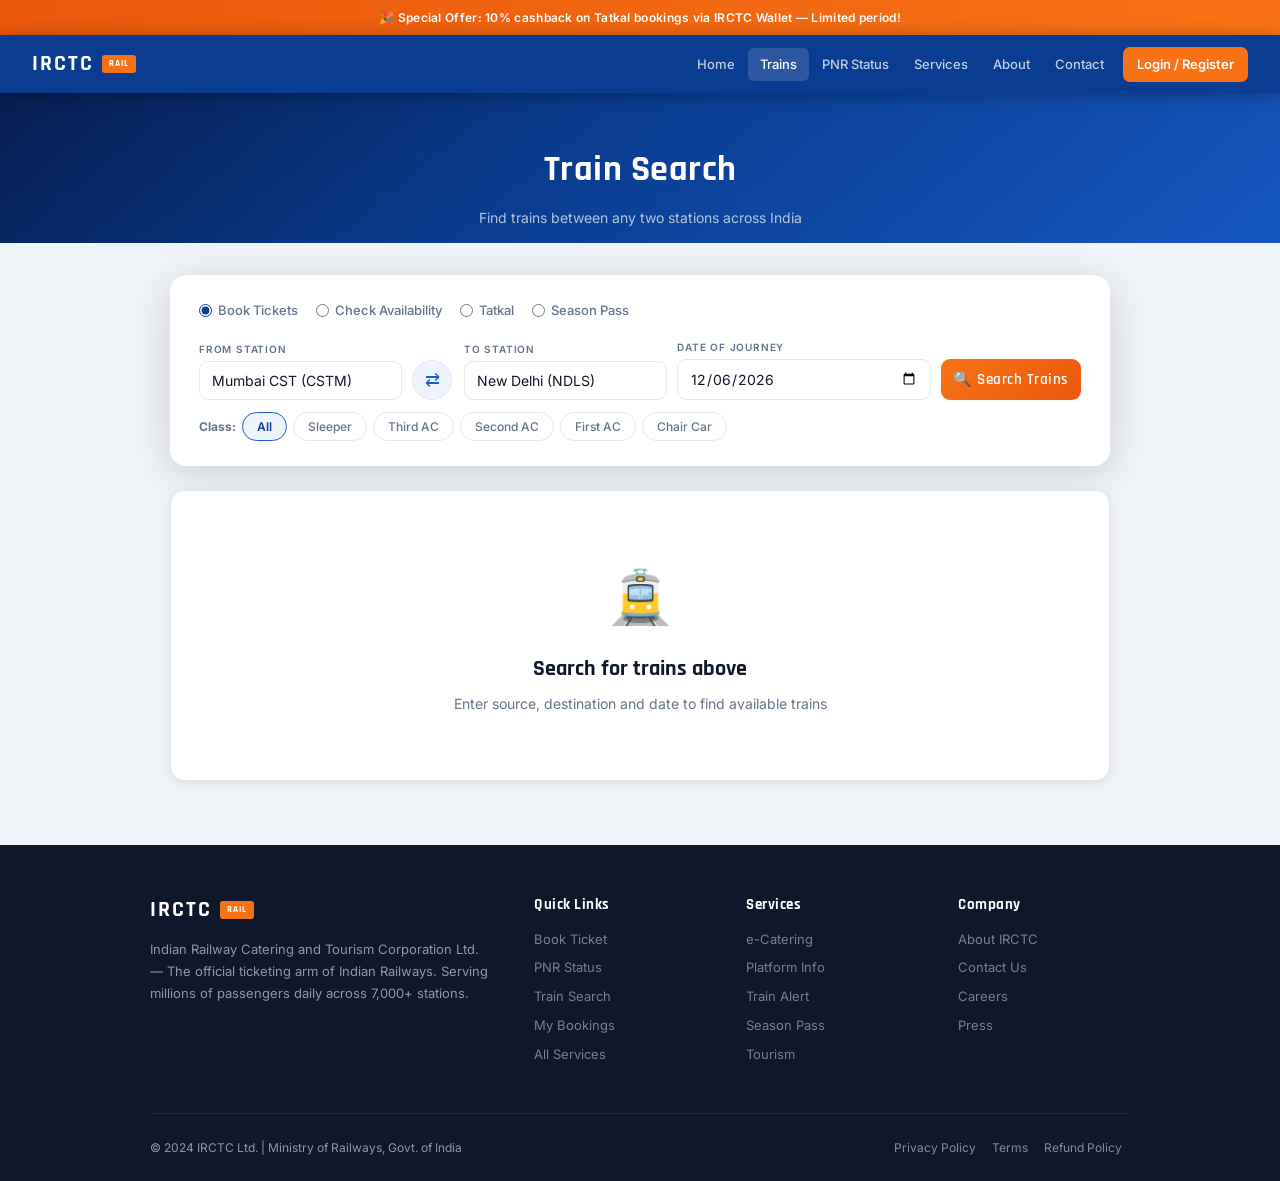
<file: frontend/trains.html>
<!DOCTYPE html>
<html lang="en">
<head>
<meta charset="UTF-8">
<meta name="viewport" content="width=device-width,initial-scale=1.0">
<title>Train Search — IRCTC</title>
<link rel="stylesheet" href="shared.css">
<style>
.filter-sidebar{background:#fff;border-radius:12px;border:1px solid var(--border);padding:1.25rem;position:sticky;top:76px;height:fit-content;box-shadow:var(--card-shadow)}
.filter-sidebar h4{font-family:'Rajdhani',sans-serif;font-size:15px;font-weight:700;color:var(--dark);margin-bottom:12px;padding-bottom:8px;border-bottom:1px solid var(--border);display:flex;justify-content:space-between;align-items:center}
.fsec{margin-bottom:14px;padding-bottom:14px;border-bottom:1px solid var(--border)}
.fsec h5{font-size:10px;font-weight:700;color:var(--muted);text-transform:uppercase;letter-spacing:.7px;margin-bottom:8px}
.fopt{display:flex;align-items:center;gap:8px;margin-bottom:6px;cursor:pointer;font-size:13px;color:var(--text)}
.fopt input{accent-color:var(--blue2)}
.layout{display:grid;grid-template-columns:230px 1fr;gap:18px;align-items:start}
.result-meta{background:#fff;border:1px solid var(--border);border-radius:9px;padding:10px 16px;display:flex;justify-content:space-between;align-items:center;margin-bottom:12px;font-size:13px;box-shadow:var(--card-shadow)}
@media(max-width:800px){.layout{grid-template-columns:1fr}.filter-sidebar{position:static}}
</style>
</head>
<body>
<div id="nav-placeholder"></div>
<div class="hero" style="padding-bottom:0">
  <h1 class="hero-title">Train Search</h1>
  <p class="hero-sub">Find trains between any two stations across India</p>
  <div style="height:14px"></div>
</div>

<div class="section">
  <div id="sf"></div>
  <div id="results-area" class="hidden">
    <div class="layout">
      <div class="filter-sidebar">
        <h4>Refine Results <span style="font-size:11px;color:var(--blue2);cursor:pointer;font-weight:500" onclick="resetFilters()">Reset</span></h4>
        <div class="fsec">
          <h5>Train Type</h5>
          <label class="fopt"><input type="checkbox" checked onchange="applyFilters()"> Rajdhani Express</label>
          <label class="fopt"><input type="checkbox" checked onchange="applyFilters()"> Shatabdi Express</label>
          <label class="fopt"><input type="checkbox" checked onchange="applyFilters()"> Duronto Express</label>
          <label class="fopt"><input type="checkbox" checked onchange="applyFilters()"> Mail / Express</label>
          <label class="fopt"><input type="checkbox" checked onchange="applyFilters()"> Superfast</label>
        </div>
        <div class="fsec">
          <h5>Departure Time</h5>
          <label class="fopt"><input type="checkbox" checked onchange="applyFilters()"> Early Morning (00&ndash;06)</label>
          <label class="fopt"><input type="checkbox" checked onchange="applyFilters()"> Morning (06&ndash;12)</label>
          <label class="fopt"><input type="checkbox" checked onchange="applyFilters()"> Afternoon (12&ndash;18)</label>
          <label class="fopt"><input type="checkbox" checked onchange="applyFilters()"> Night (18&ndash;24)</label>
        </div>
        <div class="fsec">
          <h5>Class Available</h5>
          <label class="fopt"><input type="checkbox" checked> 1A &mdash; First AC</label>
          <label class="fopt"><input type="checkbox" checked> 2A &mdash; Second AC</label>
          <label class="fopt"><input type="checkbox" checked> 3A &mdash; Third AC</label>
          <label class="fopt"><input type="checkbox" checked> SL &mdash; Sleeper</label>
          <label class="fopt"><input type="checkbox" checked> CC &mdash; Chair Car</label>
        </div>
        <div>
          <h5>Amenities</h5>
          <label class="fopt"><input type="checkbox"> Pantry Car</label>
          <label class="fopt"><input type="checkbox"> e-Catering</label>
          <label class="fopt"><input type="checkbox"> Wifi Enabled</label>
        </div>
      </div>
      <div>
        <div class="result-meta">
          <span id="result-count" style="font-weight:700;color:var(--dark)">6 trains found</span>
          <div style="display:flex;gap:8px;align-items:center">
            <span style="color:var(--muted);font-size:12px">Sort:</span>
            <select onchange="sortTrains(this.value)" style="border:1.5px solid var(--border);border-radius:7px;padding:5px 8px;font-size:12px;outline:none;background:#fff">
              <option value="dep">Departure Time</option>
              <option value="arr">Arrival Time</option>
              <option value="dur">Duration</option>
            </select>
          </div>
        </div>
        <div id="train-list"></div>
        <div id="no-results" class="hidden" style="text-align:center;padding:3rem;background:#fff;border-radius:12px;border:1px solid var(--border)">
          <div style="font-size:44px;margin-bottom:12px">&#128269;</div>
          <div style="font-size:16px;font-weight:700;color:var(--dark)">No trains match your filters</div>
          <div style="color:var(--muted);margin-top:4px">Try adjusting or removing some filters</div>
        </div>
      </div>
    </div>
  </div>
  <div id="empty-state" style="text-align:center;padding:4rem 1rem;background:#fff;border-radius:14px;border:1px solid var(--border);margin-top:1rem;box-shadow:var(--card-shadow)">
    <div style="font-size:52px;margin-bottom:14px">&#128650;</div>
    <div style="font-family:'Rajdhani',sans-serif;font-size:22px;font-weight:700;color:var(--dark)">Search for trains above</div>
    <div style="color:var(--muted);margin-top:6px;font-size:14px">Enter source, destination and date to find available trains</div>
  </div>
</div>

<div id="footer-placeholder"></div>
<div id="modals-placeholder"></div>
<script src="shared.js"></script>
<script>
document.getElementById('nav-placeholder').innerHTML = navbar('trains');
document.getElementById('footer-placeholder').innerHTML = footer();
document.getElementById('modals-placeholder').innerHTML = bookingModal() + loginModal();
document.getElementById('sf').innerHTML = searchForm();

var allTrains = TRAINS.slice(), filteredTrains = TRAINS.slice(), cSrc='', cDst='', cDt='';

function doSearch() {
  cSrc = document.getElementById('src').value;
  cDst = document.getElementById('dst').value;
  cDt  = document.getElementById('jdate').value;
  allTrains = TRAINS.slice(); filteredTrains = TRAINS.slice();
  document.getElementById('results-area').classList.remove('hidden');
  document.getElementById('empty-state').classList.add('hidden');
  document.getElementById('result-count').textContent = filteredTrains.length + ' trains found';
  renderList();
  document.getElementById('results-area').scrollIntoView({behavior:'smooth',block:'start'});
}

function renderList() {
  var dateStr = cDt ? new Date(cDt+'T00:00:00').toLocaleDateString('en-IN',{weekday:'short',day:'numeric',month:'short',year:'numeric'}) : '';
  if (!filteredTrains.length) {
    document.getElementById('train-list').innerHTML = '';
    document.getElementById('no-results').classList.remove('hidden');
    return;
  }
  document.getElementById('no-results').classList.add('hidden');
  var html = '';
  for (var i = 0; i < filteredTrains.length; i++) {
    html += renderTrainCard(filteredTrains[i], cSrc, cDst, dateStr);
  }
  document.getElementById('train-list').innerHTML = html;
  document.getElementById('result-count').textContent = filteredTrains.length + ' trains found';
}

function applyFilters() { filteredTrains = allTrains.slice(); renderList(); }
function resetFilters() {
  document.querySelectorAll('.filter-sidebar input[type=checkbox]').forEach(function(c){c.checked=true;});
  filteredTrains = allTrains.slice(); renderList();
}
function sortTrains(by) {
  filteredTrains.sort(function(a,b){
    return (by==='dep'?a.dep:by==='arr'?a.arr:a.dur).localeCompare(by==='dep'?b.dep:by==='arr'?b.arr:b.dur);
  });
  renderList();
}
</script>
</body>
</html>
</file>
<file: frontend/shared.css>
@import url('https://fonts.googleapis.com/css2?family=Rajdhani:wght@500;600;700&family=Inter:wght@300;400;500;600&display=swap');
*{box-sizing:border-box;margin:0;padding:0}
:root{
  --blue:#0a3d91;--blue2:#1a5ec8;--blue3:#2d7de8;
  --orange:#f97316;--orange2:#ea580c;
  --light:#eef3fd;--light2:#dbe8fb;
  --dark:#0f172a;--text:#1e293b;--muted:#64748b;--muted2:#94a3b8;
  --border:#e2e8f0;--border2:#cbd5e1;
  --white:#fff;--bg:#f0f4f9;
  --green:#15803d;--green-bg:#dcfce7;
  --red:#dc2626;--red-bg:#fee2e2;
  --yellow:#b45309;--yellow-bg:#fef3c7;
  --card-shadow:0 1px 4px rgba(0,0,0,.06),0 4px 16px rgba(0,0,0,.04);
  --card-shadow-hover:0 4px 12px rgba(0,0,0,.1),0 12px 32px rgba(0,0,0,.07);
}
body{font-family:'Inter',sans-serif;background:var(--bg);color:var(--text);font-size:14px;line-height:1.6}
a{text-decoration:none;color:inherit}
input,select,textarea,button{font-family:'Inter',sans-serif}
.hidden{display:none!important}

/* ─── PROMO BAR ─── */
.promo{background:linear-gradient(90deg,#ea580c,#f97316);padding:8px 16px;text-align:center;font-size:12px;font-weight:600;color:#fff;letter-spacing:.3px}

/* ─── NAVBAR ─── */
.navbar{background:var(--blue);padding:0 2rem;display:flex;align-items:center;height:58px;position:sticky;top:0;z-index:1000;box-shadow:0 2px 16px rgba(0,0,0,.3)}
.logo{font-family:'Rajdhani',sans-serif;font-size:22px;font-weight:700;color:#fff;letter-spacing:2px;display:flex;align-items:center;gap:8px;cursor:pointer;flex-shrink:0}
.logo-badge{background:var(--orange);color:#fff;font-size:9px;padding:2px 7px;border-radius:3px;font-weight:700;letter-spacing:1px;text-transform:uppercase}
.nav-links{display:flex;gap:1px;margin-left:auto;align-items:center}
.nav-link{color:rgba(255,255,255,.75);padding:6px 12px;border-radius:6px;font-size:13px;font-weight:500;cursor:pointer;border:none;background:transparent;transition:all .15s;white-space:nowrap;display:inline-block}
.nav-link:hover,.nav-link.active{background:rgba(255,255,255,.14);color:#fff}
.nav-link.btn-orange{background:var(--orange);color:#fff;margin-left:6px;border-radius:7px;padding:7px 14px;font-weight:600}
.nav-link.btn-orange:hover{background:var(--orange2)}

/* ─── HERO ─── */
.hero{background:linear-gradient(140deg,#071e52 0%,#0a3d91 45%,#1557c0 100%);padding:3rem 2rem 0;text-align:center;position:relative;overflow:hidden}
.hero::after{content:'';position:absolute;inset:0;background:url("data:image/svg+xml,%3Csvg width='40' height='40' viewBox='0 0 40 40' xmlns='http://www.w3.org/2000/svg'%3E%3Cg fill='%23ffffff' fill-opacity='0.025'%3E%3Ccircle cx='20' cy='20' r='1'/%3E%3C/g%3E%3C/svg%3E");pointer-events:none}
.hero-title{font-family:'Rajdhani',sans-serif;font-size:36px;font-weight:700;color:#fff;position:relative;z-index:1;letter-spacing:.5px}
.hero-sub{color:rgba(255,255,255,.7);font-size:14px;margin-top:8px;position:relative;z-index:1}
.tab-bar{display:flex;gap:2px;justify-content:center;margin-top:1.5rem;padding:4px;background:rgba(0,0,0,.3);border-radius:10px;width:fit-content;margin-left:auto;margin-right:auto;position:relative;z-index:1}
.htab{padding:8px 22px;border-radius:7px;border:none;background:transparent;color:rgba(255,255,255,.65);font-size:13px;font-weight:500;cursor:pointer;transition:.15s;letter-spacing:.2px}
.htab.active{background:#fff;color:var(--blue);font-weight:600}
.htab:hover:not(.active){background:rgba(255,255,255,.1);color:#fff}

/* ─── SEARCH CARD ─── */
.search-card{background:#fff;border-radius:16px;padding:1.5rem 1.75rem;margin:1.5rem auto;max-width:960px;box-shadow:0 8px 40px rgba(0,0,0,.15);border:1px solid rgba(255,255,255,.5)}
.trip-type{display:flex;gap:18px;margin-bottom:1.1rem;flex-wrap:wrap}
.rlabel{display:flex;align-items:center;gap:6px;cursor:pointer;font-size:13px;font-weight:500;color:var(--muted)}
.rlabel input{accent-color:var(--blue)}
.srow{display:grid;grid-template-columns:1fr 42px 1fr 1.25fr 140px;gap:10px;align-items:end}
.igrp{display:flex;flex-direction:column;gap:4px}
.igrp label{font-size:10px;font-weight:600;color:var(--muted);text-transform:uppercase;letter-spacing:.8px}
.igrp input,.igrp select{border:1.5px solid var(--border);border-radius:9px;padding:10px 12px;font-size:14px;color:var(--dark);outline:none;transition:border-color .15s,box-shadow .15s;background:#fff;width:100%}
.igrp input:focus,.igrp select:focus{border-color:var(--blue2);box-shadow:0 0 0 3px rgba(29,110,230,.1)}
.swap-btn{background:var(--light);border:1.5px solid var(--border);width:40px;height:40px;border-radius:50%;cursor:pointer;display:flex;align-items:center;justify-content:center;font-size:18px;color:var(--blue2);transition:all .2s;flex-shrink:0}
.swap-btn:hover{background:var(--light2);transform:rotate(180deg);border-color:var(--blue2)}
.sbtn{background:linear-gradient(135deg,var(--orange),var(--orange2));color:#fff;border:none;padding:11px;border-radius:9px;font-size:15px;font-weight:600;cursor:pointer;font-family:'Rajdhani',sans-serif;letter-spacing:.5px;transition:opacity .15s,transform .1s;width:100%}
.sbtn:hover{opacity:.9;transform:translateY(-1px)}
.sbtn:active{transform:translateY(0)}
.class-row{display:flex;gap:6px;margin-top:12px;flex-wrap:wrap;align-items:center}
.cchip{border:1.5px solid var(--border);border-radius:20px;padding:4px 14px;font-size:12px;cursor:pointer;transition:.15s;color:var(--muted);font-weight:500;background:#fff}
.cchip.sel{border-color:var(--blue2);background:var(--light);color:var(--blue);font-weight:600}
.cchip:hover:not(.sel){border-color:var(--border2);color:var(--text)}

/* ─── SECTION ─── */
.section{max-width:980px;margin:2rem auto;padding:0 1.25rem}
.sec-title{font-family:'Rajdhani',sans-serif;font-size:20px;font-weight:700;color:var(--dark);margin-bottom:1.1rem;display:flex;align-items:center;gap:8px}
.sec-title span{color:var(--blue2)}

/* ─── TRAIN CARDS ─── */
.train-card{background:#fff;border-radius:12px;border:1px solid var(--border);margin-bottom:10px;overflow:hidden;transition:box-shadow .2s,border-color .2s,transform .2s;box-shadow:var(--card-shadow)}
.train-card:hover{box-shadow:var(--card-shadow-hover);border-color:var(--light2);transform:translateY(-1px)}
.tc-head{display:flex;align-items:center;padding:10px 16px;gap:10px;border-bottom:1px solid var(--border);background:linear-gradient(90deg,#fafbff,#fff)}
.tn{font-size:11px;font-weight:700;color:var(--blue2);background:var(--light);padding:3px 9px;border-radius:5px;letter-spacing:.5px;flex-shrink:0}
.tname{font-family:'Rajdhani',sans-serif;font-size:17px;font-weight:700;color:var(--dark)}
.ttype{font-size:10px;color:var(--muted);background:#f1f5f9;padding:3px 9px;border-radius:5px;margin-left:auto;font-weight:600;text-transform:uppercase;letter-spacing:.4px;flex-shrink:0}
.pantry-tag{font-size:10px;color:var(--green);background:var(--green-bg);padding:3px 9px;border-radius:5px;font-weight:600;flex-shrink:0}
.tc-body{display:grid;grid-template-columns:1fr auto 1fr;align-items:center;padding:14px 20px}
.ttime{font-family:'Rajdhani',sans-serif;font-size:26px;font-weight:700;color:var(--dark);line-height:1}
.tcode{font-size:13px;font-weight:700;color:var(--blue2);margin-top:3px}
.tfull{font-size:11px;color:var(--muted);margin-top:1px}
.tdur{text-align:center;padding:0 18px}
.tdur-text{font-size:12px;font-weight:600;color:var(--muted)}
.tdur-line{display:flex;align-items:center;gap:4px;margin:5px 0}
.tline{height:2px;background:var(--border);flex:1;border-radius:1px}
.tdot{width:7px;height:7px;border-radius:50%;background:var(--blue2);flex-shrink:0}
.avail-grid{display:grid;grid-template-columns:repeat(4,1fr);gap:8px;padding:10px 14px;border-top:1px solid var(--border);background:#fafbff}
.achip{border-radius:9px;padding:8px 10px;text-align:center;cursor:pointer;border:1.5px solid var(--border);transition:.2s;background:#fff}
.achip:hover{border-color:var(--blue2);background:var(--light);transform:translateY(-1px);box-shadow:0 2px 8px rgba(29,110,230,.1)}
.achip .acls{font-size:10px;font-weight:700;color:var(--muted);text-transform:uppercase;letter-spacing:.4px}
.achip .aseats{font-size:12px;font-weight:700;margin:3px 0}
.achip .afare{font-size:11px;color:var(--muted)}
.achip.avail .aseats{color:var(--green)}
.achip.wl .aseats{color:var(--yellow)}
.achip.na .aseats{color:var(--muted2)}
.achip.na{opacity:.6;cursor:not-allowed}
.achip.na:hover{transform:none;box-shadow:none}
.days-row{display:flex;gap:3px;padding:8px 14px 10px;flex-wrap:wrap}
.dbadge{font-size:10px;padding:2px 7px;border-radius:4px;font-weight:600}
.dbadge.runs{background:var(--green-bg);color:var(--green)}
.dbadge.no{background:#f1f5f9;color:var(--muted2)}

/* ─── MODAL ─── */
.mbdrop{position:fixed;inset:0;background:rgba(0,0,0,.55);z-index:2000;display:flex;align-items:center;justify-content:center;padding:1rem;backdrop-filter:blur(4px)}
.modal{background:#fff;border-radius:16px;width:100%;max-width:540px;max-height:90vh;overflow-y:auto;box-shadow:0 25px 80px rgba(0,0,0,.35)}
.mhead{background:linear-gradient(135deg,var(--blue),var(--blue2));color:#fff;padding:16px 20px;border-radius:16px 16px 0 0;display:flex;align-items:center;gap:10px}
.mhead h3{font-family:'Rajdhani',sans-serif;font-size:18px;font-weight:700;flex:1;letter-spacing:.3px}
.mclose{background:rgba(255,255,255,.15);border:none;color:#fff;width:28px;height:28px;border-radius:50%;font-size:14px;cursor:pointer;display:flex;align-items:center;justify-content:center;transition:.15s;flex-shrink:0}
.mclose:hover{background:rgba(255,255,255,.28)}
.mbody{padding:1.5rem}
.frow{display:grid;grid-template-columns:1fr 1fr;gap:10px;margin-bottom:10px}
.fgrp{display:flex;flex-direction:column;gap:4px}
.fgrp label{font-size:10px;font-weight:700;color:var(--muted);text-transform:uppercase;letter-spacing:.7px}
.fgrp input,.fgrp select{border:1.5px solid var(--border);border-radius:8px;padding:9px 12px;font-size:14px;outline:none;transition:border-color .15s;width:100%}
.fgrp input:focus,.fgrp select:focus{border-color:var(--blue2);box-shadow:0 0 0 3px rgba(29,110,230,.1)}
.pax-box{border:1px solid var(--border);border-radius:10px;padding:14px;background:#fafbff}
.fare-box{background:#f8fafc;border-radius:10px;padding:14px;margin-top:12px;border:1px solid var(--border)}
.fare-row{display:flex;justify-content:space-between;font-size:13px;padding:4px 0;color:var(--muted)}
.fare-row.total{font-weight:700;font-size:15px;color:var(--blue);border-top:1px solid var(--border);padding-top:10px;margin-top:6px}
.btn-orange-full{background:linear-gradient(135deg,var(--orange),var(--orange2));color:#fff;border:none;padding:13px;border-radius:9px;font-size:15px;font-weight:600;cursor:pointer;width:100%;font-family:'Rajdhani',sans-serif;letter-spacing:.5px;margin-top:14px;transition:opacity .15s}
.btn-orange-full:hover{opacity:.9}
.btn-blue-full{background:var(--blue);color:#fff;border:none;padding:13px;border-radius:9px;font-size:15px;font-weight:600;cursor:pointer;width:100%;font-family:'Rajdhani',sans-serif;letter-spacing:.5px;margin-top:14px;transition:background .15s}
.btn-blue-full:hover{background:var(--blue2)}

/* ─── CARDS / GRIDS ─── */
.card{background:#fff;border:1px solid var(--border);border-radius:12px;padding:1.5rem;transition:box-shadow .2s,border-color .2s;box-shadow:var(--card-shadow)}
.card:hover{box-shadow:var(--card-shadow-hover);border-color:var(--border2)}
.grid2{display:grid;grid-template-columns:1fr 1fr;gap:16px}
.grid3{display:grid;grid-template-columns:1fr 1fr 1fr;gap:16px}
.grid4{display:grid;grid-template-columns:repeat(4,1fr);gap:14px}

/* ─── BADGE ─── */
.badge{display:inline-flex;align-items:center;gap:4px;padding:3px 10px;border-radius:20px;font-size:11px;font-weight:700;letter-spacing:.3px}
.badge.green{background:var(--green-bg);color:var(--green)}
.badge.yellow{background:var(--yellow-bg);color:var(--yellow)}
.badge.red{background:var(--red-bg);color:var(--red)}
.badge.blue{background:var(--light);color:var(--blue)}

/* ─── FOOTER ─── */
.footer{background:var(--dark);color:rgba(255,255,255,.55);padding:3rem 2rem 1.5rem;margin-top:4rem}
.footer-grid{display:grid;grid-template-columns:2fr 1fr 1fr 1fr;gap:2.5rem;max-width:980px;margin:0 auto 2.5rem}
.footer-brand p{font-size:13px;line-height:1.7;margin-top:10px}
.footer-col h4{font-family:'Rajdhani',sans-serif;font-size:15px;font-weight:700;color:#fff;margin-bottom:12px;letter-spacing:.5px}
.footer-col a{display:block;color:rgba(255,255,255,.45);font-size:13px;margin-bottom:8px;transition:color .15s}
.footer-col a:hover{color:rgba(255,255,255,.9)}
.footer-bottom{max-width:980px;margin:0 auto;border-top:1px solid rgba(255,255,255,.08);padding-top:1.5rem;display:flex;justify-content:space-between;align-items:center;flex-wrap:wrap;gap:10px;font-size:12px}
.social-btn{width:34px;height:34px;background:rgba(255,255,255,.08);border-radius:50%;display:inline-flex;align-items:center;justify-content:center;cursor:pointer;font-size:14px;transition:.15s;margin-right:6px}
.social-btn:hover{background:rgba(255,255,255,.18)}

/* ─── ANIMATIONS ─── */
@keyframes fadeUp{from{opacity:0;transform:translateY(12px)}to{opacity:1;transform:translateY(0)}}
@keyframes fadeIn{from{opacity:0}to{opacity:1}}
@keyframes pulse{0%,100%{opacity:1}50%{opacity:.5}}
.fade-up{animation:fadeUp .35s ease both}

/* ─── RESPONSIVE ─── */
@media(max-width:800px){
  .srow{grid-template-columns:1fr}.swap-btn{display:none}
  .grid2,.grid3,.grid4{grid-template-columns:1fr 1fr}
  .avail-grid{grid-template-columns:repeat(2,1fr)}
  .footer-grid{grid-template-columns:1fr 1fr}
  .nav-links .nav-link:not(.btn-orange){display:none}
  .hero-title{font-size:26px}
}
@media(max-width:480px){.grid2,.grid3,.grid4{grid-template-columns:1fr}}
</file>
